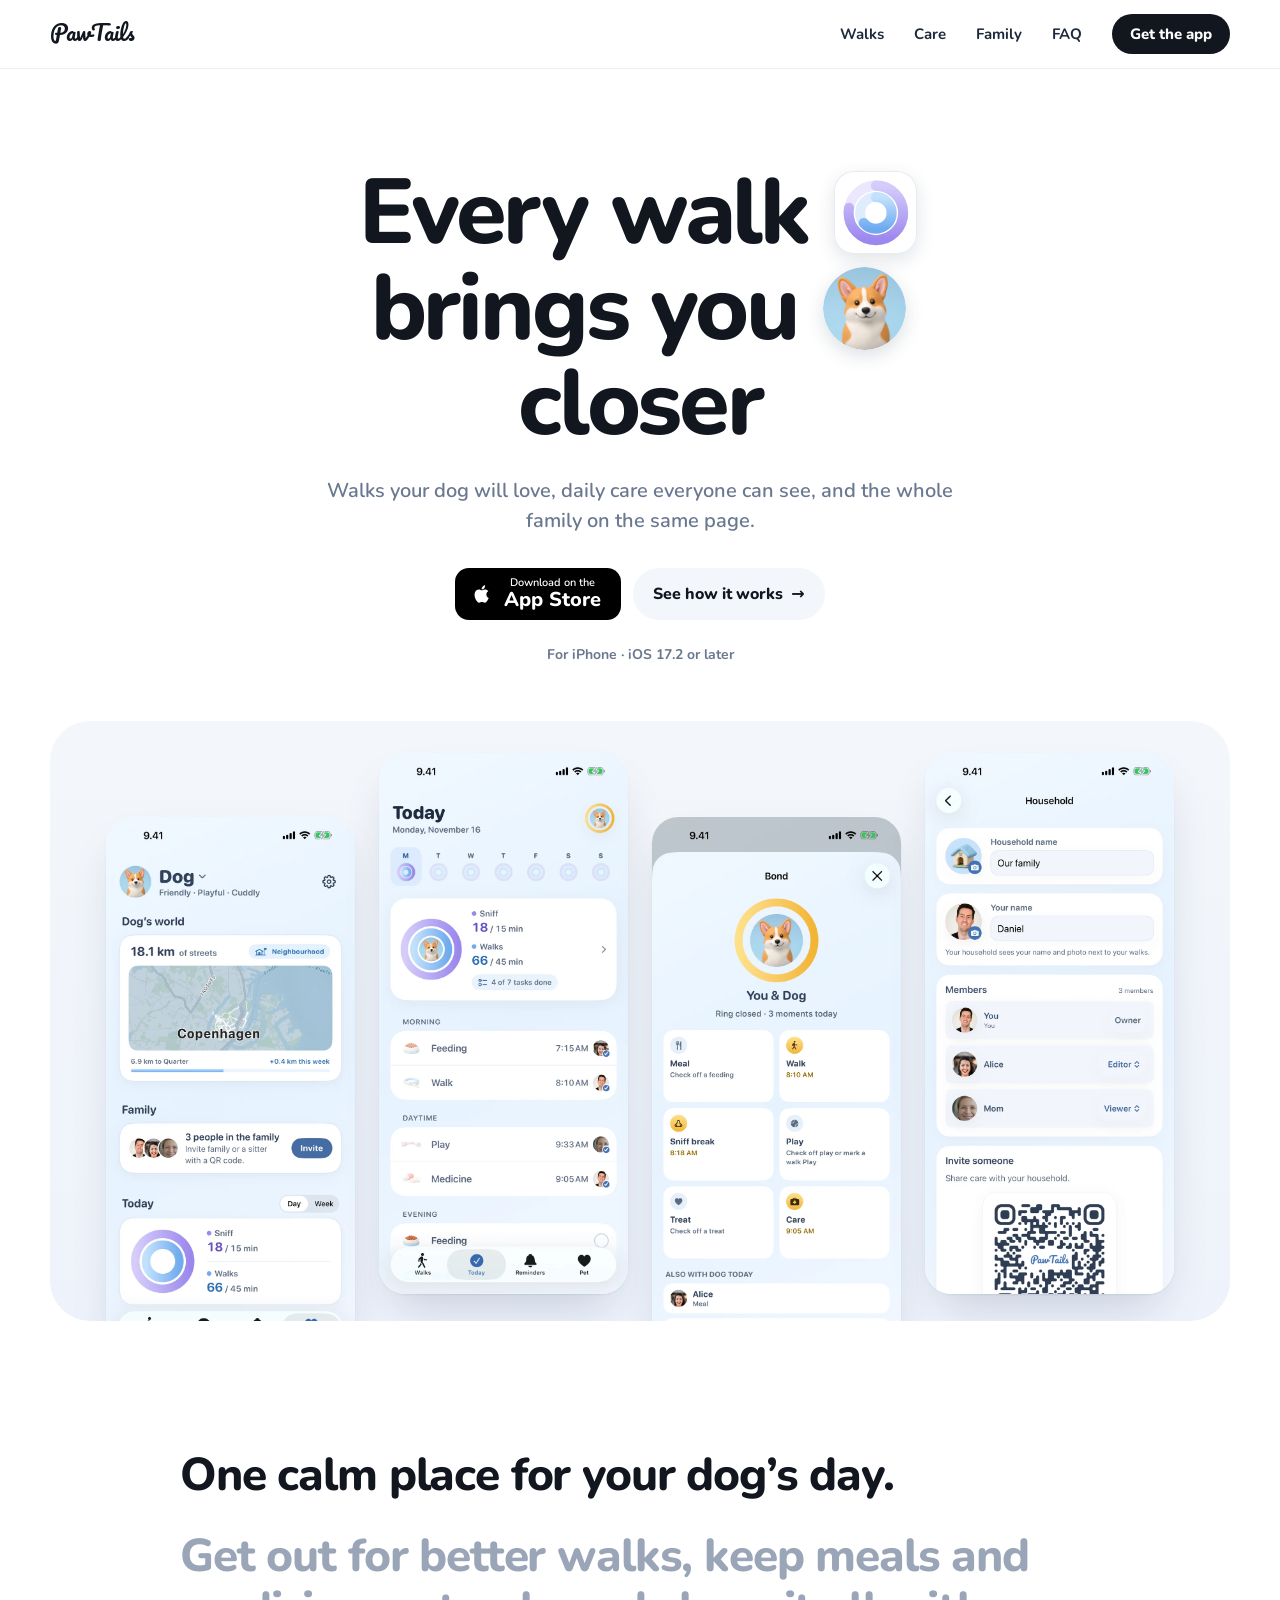
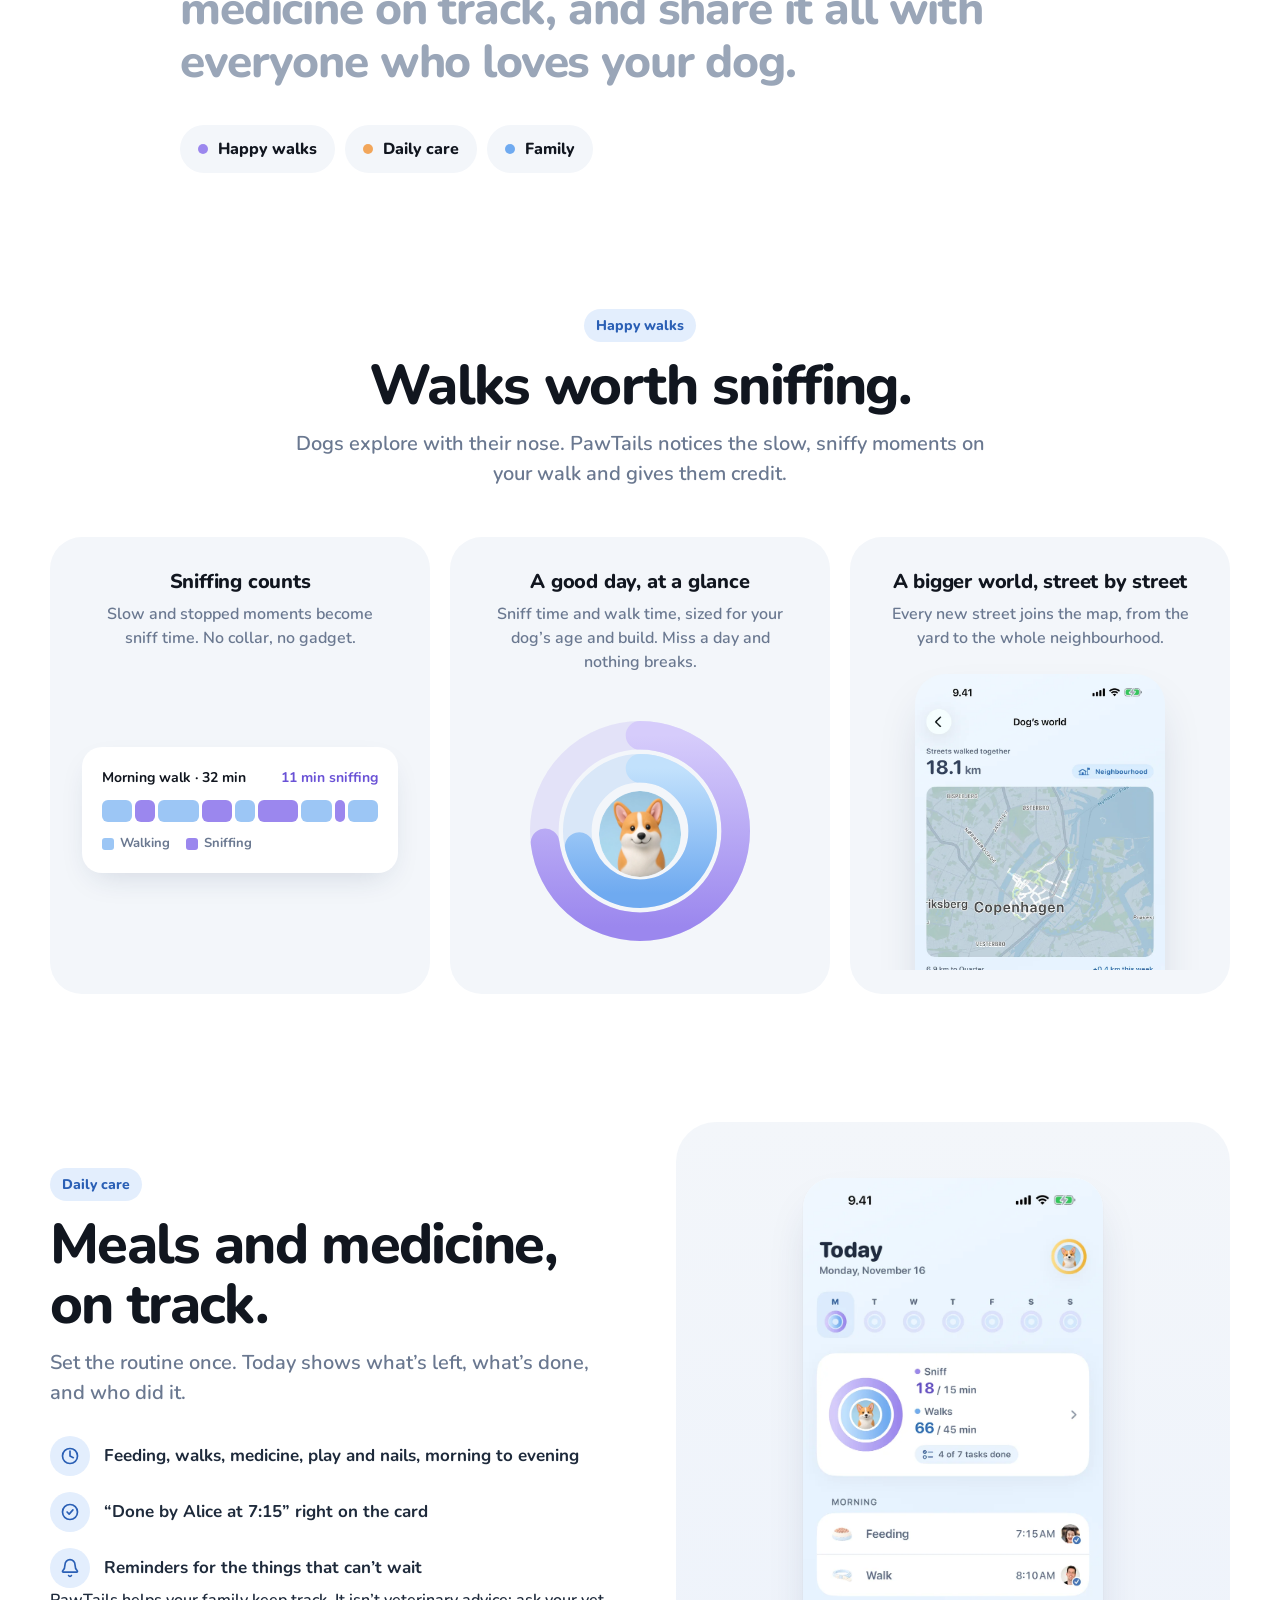
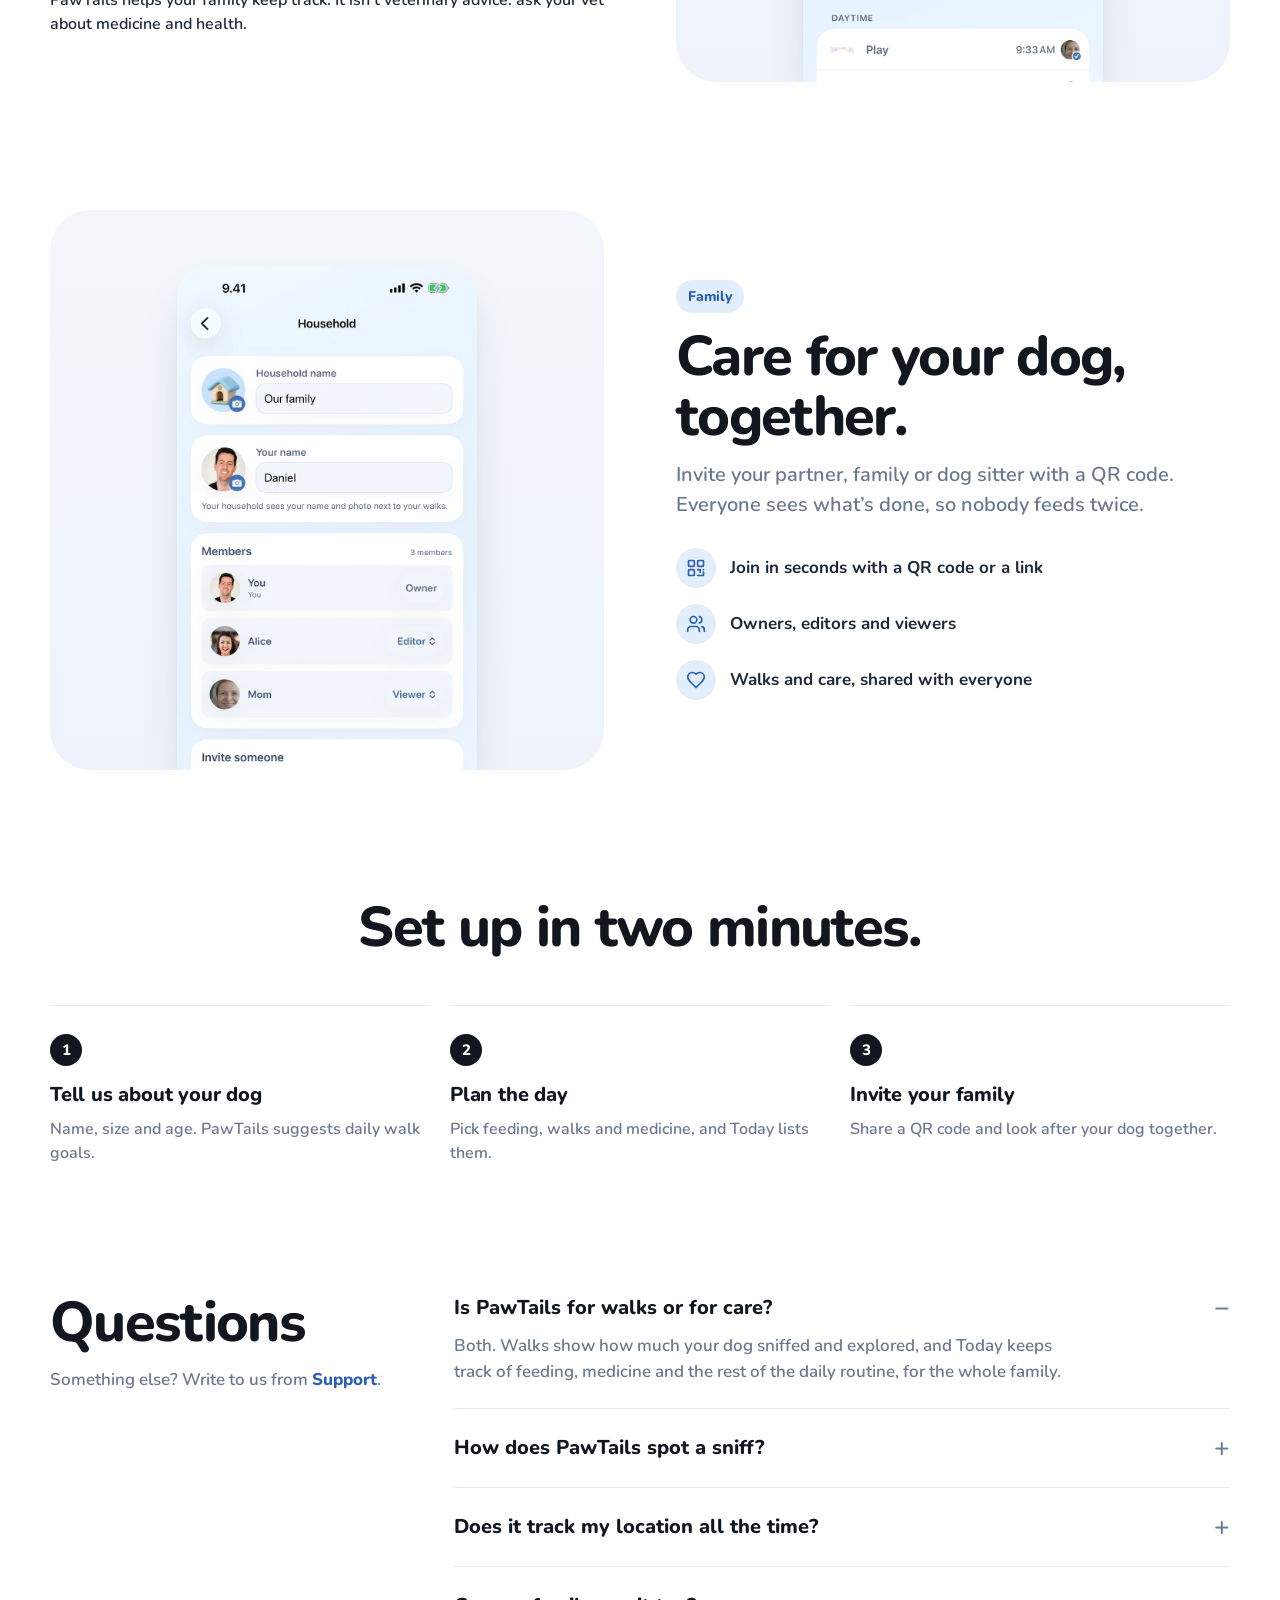
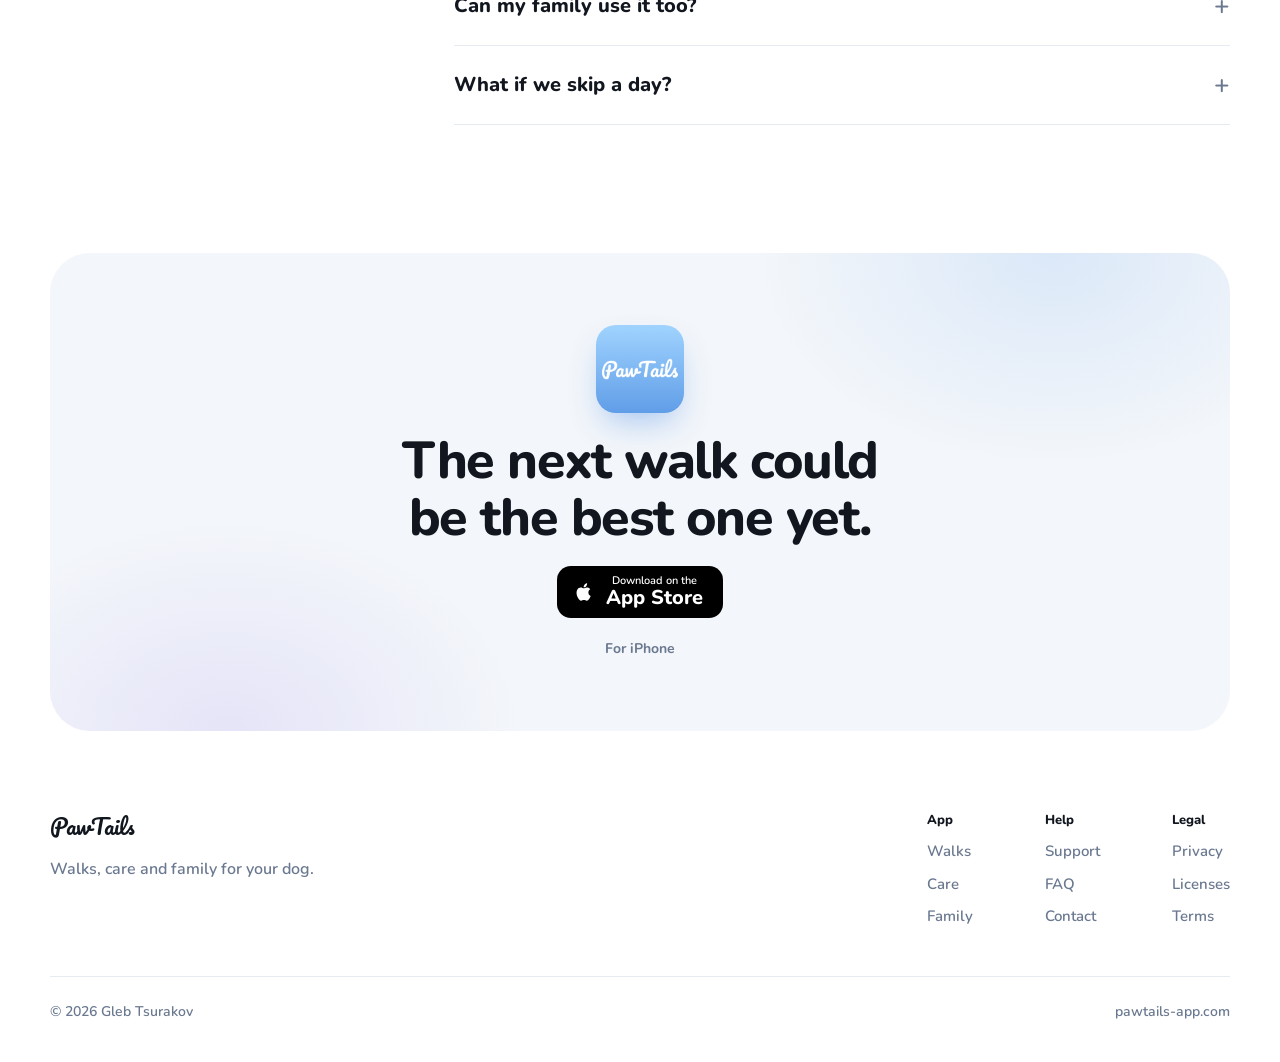
<file: index.html>
<!doctype html>
<html lang="en">
<head>
  <meta charset="UTF-8" />
  <meta name="viewport" content="width=device-width, initial-scale=1.0" />
  <title>PawTails · Every walk brings you closer</title>
  <meta name="description" content="PawTails is a calm iPhone app for families with a dog: walks your dog will love, daily care everyone can see, and everyone on the same page." />
  <meta property="og:title" content="PawTails · Every walk brings you closer" />
  <meta property="og:description" content="Walks your dog will love, daily care everyone can see, and the whole family on the same page." />
  <meta property="og:image" content="https://pawtails-app.com/img/screen-today.webp" />
  <meta name="theme-color" content="#FFFFFF" />
  <link rel="icon" type="image/png" href="/favicon.png?v=2" />
  <link rel="apple-touch-icon" href="/apple-touch-icon.png?v=2" />
  <link rel="preconnect" href="https://fonts.googleapis.com" />
  <link rel="preconnect" href="https://fonts.gstatic.com" crossorigin />
  <link href="https://fonts.googleapis.com/css2?family=Nunito:wght@500;600;700;800;900&family=Pacifico&display=swap" rel="stylesheet" />
  <link rel="stylesheet" href="/site.css?v=20261103a" />
</head>
<body>
  <svg width="0" height="0" style="position:absolute" aria-hidden="true">
    <defs>
      <linearGradient id="g-sniff" x1="0" y1="0" x2="1" y2="0">
        <stop offset="0" stop-color="#9B87EE" /><stop offset="1" stop-color="#D6CCFB" />
      </linearGradient>
      <linearGradient id="g-walk" x1="0" y1="0" x2="1" y2="0">
        <stop offset="0" stop-color="#6FAAF0" /><stop offset="1" stop-color="#C2E1FC" />
      </linearGradient>
    </defs>
  </svg>

  <header class="topbar">
    <nav class="nav wrap" aria-label="Main">
      <a class="wordmark" href="/">PawTails</a>
      <div class="nav-links">
        <a href="#walks">Walks</a>
        <a href="#care">Care</a>
        <a href="#family">Family</a>
        <a href="#faq">FAQ</a>
        <a class="btn-small" href="https://apps.apple.com/app/id6829674144">Get the app</a>
      </div>
    </nav>
  </header>

  <main>
    <section class="hero wrap">
      <h1>
        Every walk
        <span class="inline-icon icon-rings" aria-hidden="true"><svg viewBox="0 0 100 100"><circle class="track sniff" cx="50" cy="50" r="38" /><circle class="fill sniff" cx="50" cy="50" r="38" pathLength="100" style="--v:78" /><circle class="track walk" cx="50" cy="50" r="22" /><circle class="fill walk" cx="50" cy="50" r="22" pathLength="100" style="--v:64" /></svg></span>
        brings you
        <img class="inline-icon icon-dog" src="/img/dog.webp?v=6" alt="" />
        closer
      </h1>
      <p class="lede">Walks your dog will love, daily care everyone can see, and the whole family on the same page.</p>
      <div class="cta-row">
        <a class="store-badge" href="https://apps.apple.com/app/id6829674144" aria-label="Download PawTails on the App Store">
          <svg viewBox="0 0 24 24" aria-hidden="true"><path fill="currentColor" d="M16.37 12.6c-.02-2.2 1.8-3.26 1.88-3.31-1.03-1.5-2.62-1.7-3.18-1.73-1.35-.14-2.64.8-3.33.8-.69 0-1.74-.78-2.87-.76-1.47.02-2.83.86-3.59 2.18-1.53 2.66-.39 6.6 1.1 8.76.73 1.06 1.6 2.24 2.73 2.2 1.1-.04 1.51-.71 2.84-.71 1.32 0 1.7.71 2.86.69 1.18-.02 1.93-1.07 2.65-2.13.84-1.22 1.18-2.41 1.2-2.47-.03-.01-2.3-.88-2.32-3.5zM14.2 6.13c.6-.73 1.01-1.75.9-2.76-.87.04-1.92.58-2.54 1.31-.56.65-1.05 1.69-.92 2.68.97.08 1.96-.49 2.56-1.23z" /></svg>
          <span><small>Download on the</small>App Store</span>
        </a>
        <a class="btn-ghost" href="#walks">See how it works <span aria-hidden="true">→</span></a>
      </div>
      <p class="cta-note">For iPhone · iOS 17.2 or later</p>
    </section>

    <section class="wrap" aria-label="App screens">
      <div class="showcase">
        <figure class="shot"><img src="/img/screen-pet.webp?v=7" alt="Pet screen with the dog’s world map, family and today’s rings" width="390" height="847" /></figure>
        <figure class="shot shot-raised"><img src="/img/screen-today.webp?v=7" alt="Today: sniff and walk rings and the day’s care, each with who did it" width="390" height="847" /></figure>
        <figure class="shot"><img src="/img/screen-bond.webp?v=7" alt="Bond ring closed: three moments with your dog today" width="390" height="847" loading="lazy" /></figure>
        <figure class="shot shot-raised"><img src="/img/screen-household.webp?v=7" alt="Household screen with members and an invite QR code" width="390" height="847" loading="lazy" /></figure>
      </div>
    </section>

    <section class="statement wrap">
      <p>One calm place for your dog’s day.</p>
      <p class="soft">Get out for better walks, keep meals and medicine on track, and share it all with everyone who loves your dog.</p>
      <ol class="values" aria-label="What PawTails helps with">
        <li><a href="#walks"><span class="value-dot sniff" aria-hidden="true"></span>Happy walks</a></li>
        <li><a href="#care"><span class="value-dot care" aria-hidden="true"></span>Daily care</a></li>
        <li><a href="#family"><span class="value-dot family" aria-hidden="true"></span>Family</a></li>
      </ol>
    </section>

    <section class="features wrap" id="walks">
      <header class="section-head">
        <p class="eyebrow">Happy walks</p>
        <h2 class="section-title">Walks worth sniffing.</h2>
        <p class="section-lede">Dogs explore with their nose. PawTails notices the slow, sniffy moments on your walk and gives them credit.</p>
      </header>
      <div class="grid">
        <article class="tile">
          <header><h3>Sniffing counts</h3><p>Slow and stopped moments become sniff time. No collar, no gadget.</p></header>
          <div class="tile-visual">
            <div class="timeline" aria-label="Example walk: 32 minutes, 11 of them sniffing">
              <div class="timeline-head"><b>Morning walk · 32 min</b><b class="ink-sniff">11 min sniffing</b></div>
              <div class="bar" aria-hidden="true"><i style="--w:3"></i><i class="s" style="--w:2"></i><i style="--w:4"></i><i class="s" style="--w:3"></i><i style="--w:2"></i><i class="s" style="--w:4"></i><i style="--w:3"></i><i class="s" style="--w:1"></i><i style="--w:3"></i></div>
              <div class="key"><span><i class="sw walk"></i>Walking</span><span><i class="sw sniff"></i>Sniffing</span></div>
            </div>
          </div>
        </article>

        <article class="tile">
          <header><h3>A good day, at a glance</h3><p>Sniff time and walk time, sized for your dog’s age and build. Miss a day and nothing breaks.</p></header>
          <div class="tile-visual">
            <div class="rings" style="--sniff:73;--walk:71" role="img" aria-label="Sniff 11 of 15 minutes, walks 32 of 45 minutes">
              <svg viewBox="0 0 100 100"><circle class="track sniff" cx="50" cy="50" r="43.5" /><circle class="fill sniff" cx="50" cy="50" r="43.5" pathLength="100" /><circle class="track walk" cx="50" cy="50" r="28.5" /><circle class="fill walk" cx="50" cy="50" r="28.5" pathLength="100" /></svg>
              <img src="/img/dog.webp?v=6" alt="" loading="lazy" />
            </div>
          </div>
        </article>

        <article class="tile">
          <header><h3>A bigger world, street by street</h3><p>Every new street joins the map, from the yard to the whole neighbourhood.</p></header>
          <div class="tile-visual peek"><img src="/img/screen-world.webp?v=7" alt="" loading="lazy" /></div>
        </article>
      </div>
    </section>

    <section class="split wrap" id="care">
      <div class="split-copy">
        <p class="eyebrow">Daily care</p>
        <h2 class="section-title left">Meals and medicine, on track.</h2>
        <p class="section-lede left">Set the routine once. Today shows what’s left, what’s done, and who did it.</p>
        <ul class="points">
          <li><span class="badge"><svg viewBox="0 0 24 24"><path d="M12 6v6l4 2"/><circle cx="12" cy="12" r="9"/></svg></span>Feeding, walks, medicine, play and nails, morning to evening</li>
          <li><span class="badge"><svg viewBox="0 0 24 24"><circle cx="12" cy="12" r="9"/><path d="m8.5 12 2.5 2.5 4.5-5"/></svg></span>“Done by Alice at 7:15” right on the card</li>
          <li><span class="badge"><svg viewBox="0 0 24 24"><path d="M10.3 21a1.9 1.9 0 0 0 3.4 0M3.3 15.3A1 1 0 0 0 4 17h16a1 1 0 0 0 .7-1.7C19.4 14 18 12.5 18 8A6 6 0 0 0 6 8c0 4.5-1.4 6-2.7 7.3"/></svg></span>Reminders for the things that can’t wait</li>
        </ul>
        <p class="soft">PawTails helps your family keep track. It isn’t veterinary advice: ask your vet about medicine and health.</p>
      </div>
      <div class="split-visual">
        <figure class="shot"><img src="/img/screen-today.webp?v=7" alt="" width="390" height="847" loading="lazy" /></figure>
      </div>
    </section>

    <section class="split split-reverse wrap" id="family">
      <div class="split-copy">
        <p class="eyebrow">Family</p>
        <h2 class="section-title left">Care for your dog, together.</h2>
        <p class="section-lede left">Invite your partner, family or dog sitter with a QR code. Everyone sees what’s done, so nobody feeds twice.</p>
        <ul class="points">
          <li><span class="badge"><svg viewBox="0 0 24 24"><rect x="3" y="3" width="7" height="7" rx="1"/><rect x="14" y="3" width="7" height="7" rx="1"/><rect x="3" y="14" width="7" height="7" rx="1"/><path d="M14 14h3v3M21 14v.01M14 21h7v-4"/></svg></span>Join in seconds with a QR code or a link</li>
          <li><span class="badge"><svg viewBox="0 0 24 24"><path d="M16 21v-2a4 4 0 0 0-4-4H6a4 4 0 0 0-4 4v2"/><circle cx="9" cy="7" r="4"/><path d="M22 21v-2a4 4 0 0 0-3-3.87M16 3.13a4 4 0 0 1 0 7.75"/></svg></span>Owners, editors and viewers</li>
          <li><span class="badge"><svg viewBox="0 0 24 24"><path d="M19 14c1.5-1.5 3-3.2 3-5.5A5.5 5.5 0 0 0 16.5 3c-1.8 0-3 .5-4.5 2-1.5-1.5-2.7-2-4.5-2A5.5 5.5 0 0 0 2 8.5c0 2.3 1.5 4 3 5.5l7 7Z"/></svg></span>Walks and care, shared with everyone</li>
        </ul>
      </div>
      <div class="split-visual">
        <figure class="shot"><img src="/img/screen-household.webp?v=7" alt="" width="390" height="847" loading="lazy" /></figure>
      </div>
    </section>

    <section class="steps wrap">
      <h2 class="section-title">Set up in two minutes.</h2>
      <ol class="step-list">
        <li><span class="num">1</span><h3>Tell us about your dog</h3><p>Name, size and age. PawTails suggests daily walk goals.</p></li>
        <li><span class="num">2</span><h3>Plan the day</h3><p>Pick feeding, walks and medicine, and Today lists them.</p></li>
        <li><span class="num">3</span><h3>Invite your family</h3><p>Share a QR code and look after your dog together.</p></li>
      </ol>
    </section>

    <section class="faq wrap" id="faq">
      <div>
        <h2 class="section-title left">Questions</h2>
        <p class="muted">Something else? Write to us from <a href="/about/">Support</a>.</p>
      </div>
      <div class="faq-list">
        <details open>
          <summary>Is PawTails for walks or for care?</summary>
          <p>Both. Walks show how much your dog sniffed and explored, and Today keeps track of feeding, medicine and the rest of the daily routine, for the whole family.</p>
        </details>
        <details>
          <summary>How does PawTails spot a sniff?</summary>
          <p>It looks at slow and stopped moments on your walk and counts them as sniff time. It’s an estimate, no collar or gadget needed.</p>
        </details>
        <details>
          <summary>Does it track my location all the time?</summary>
          <p>Routes are recorded only during a walk you start. If you turn on walk suggestions, PawTails also notices when you leave home. You can turn that off any time.</p>
        </details>
        <details>
          <summary>Can my family use it too?</summary>
          <p>Yes. Invite them with a QR code or a link, and you all share the same dog, care list and walks.</p>
        </details>
        <details>
          <summary>What if we skip a day?</summary>
          <p>Nothing breaks. There are no streaks, and every day starts fresh.</p>
        </details>
      </div>
    </section>

    <section class="wrap">
      <div class="cta">
        <img class="cta-icon" src="/pawtails-icon.png" alt="" width="96" height="96" loading="lazy" />
        <h2>The next walk could be the best one yet.</h2>
        <a class="store-badge" href="https://apps.apple.com/app/id6829674144" aria-label="Download PawTails on the App Store">
          <svg viewBox="0 0 24 24" aria-hidden="true"><path fill="currentColor" d="M16.37 12.6c-.02-2.2 1.8-3.26 1.88-3.31-1.03-1.5-2.62-1.7-3.18-1.73-1.35-.14-2.64.8-3.33.8-.69 0-1.74-.78-2.87-.76-1.47.02-2.83.86-3.59 2.18-1.53 2.66-.39 6.6 1.1 8.76.73 1.06 1.6 2.24 2.73 2.2 1.1-.04 1.51-.71 2.84-.71 1.32 0 1.7.71 2.86.69 1.18-.02 1.93-1.07 2.65-2.13.84-1.22 1.18-2.41 1.2-2.47-.03-.01-2.3-.88-2.32-3.5zM14.2 6.13c.6-.73 1.01-1.75.9-2.76-.87.04-1.92.58-2.54 1.31-.56.65-1.05 1.69-.92 2.68.97.08 1.96-.49 2.56-1.23z" /></svg>
          <span><small>Download on the</small>App Store</span>
        </a>
        <p class="cta-note">For iPhone</p>
      </div>
    </section>
  </main>

  <footer class="footer">
    <div class="wrap">
      <div class="footer-top">
        <div>
          <a class="wordmark" href="/">PawTails</a>
          <p class="muted">Walks, care and family for your dog.</p>
        </div>
        <div class="footer-cols">
          <div><h4>App</h4><a href="#walks">Walks</a><a href="#care">Care</a><a href="#family">Family</a></div>
          <div><h4>Help</h4><a href="/about/">Support</a><a href="#faq">FAQ</a><a href="mailto:pawtails@proton.me">Contact</a></div>
          <div><h4>Legal</h4><a href="/privacy/">Privacy</a><a href="/licenses/">Licenses</a><a href="https://www.apple.com/legal/internet-services/itunes/dev/stdeula/">Terms</a></div>
        </div>
      </div>
      <div class="footer-bottom"><span>© 2026 Gleb Tsurakov</span><span>pawtails-app.com</span></div>
    </div>
  </footer>
</body>
</html>
</file>
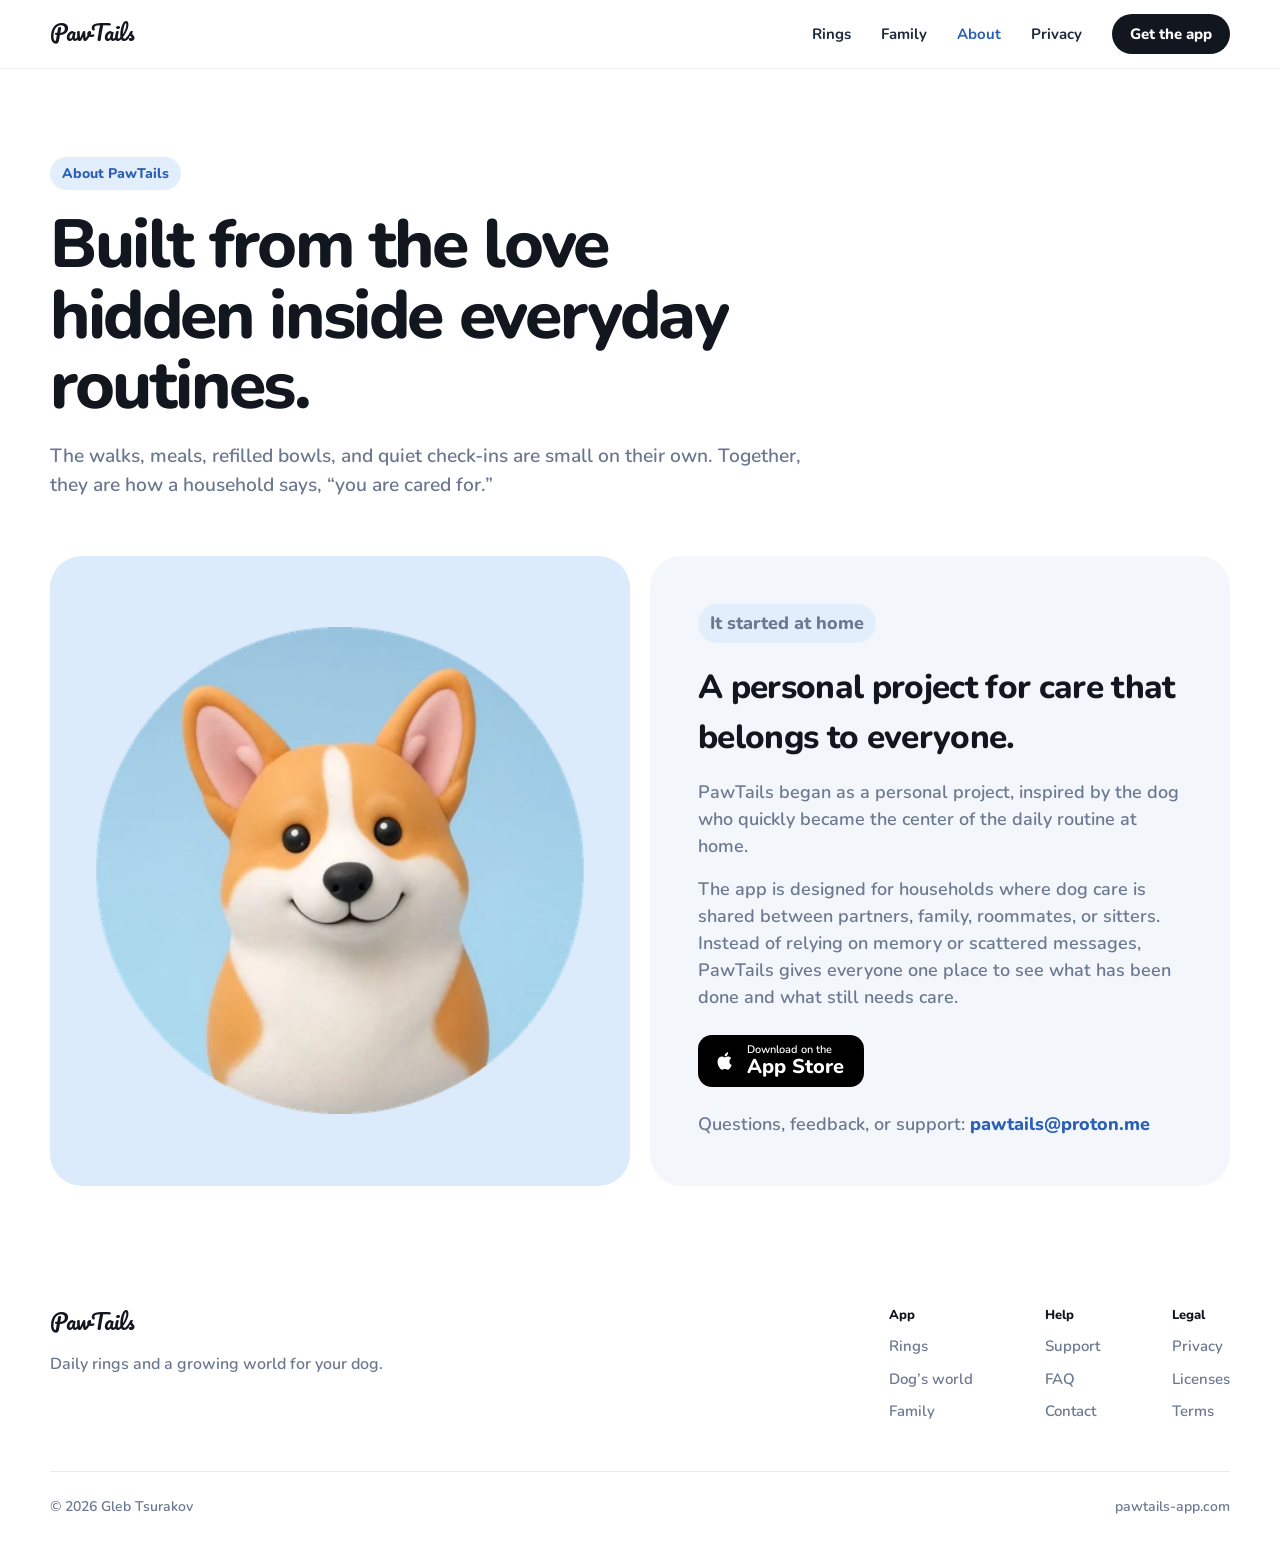
<file: about/index.html>
<!doctype html>
<html lang="en">
<head>
  <meta charset="UTF-8" />
  <meta name="viewport" content="width=device-width, initial-scale=1.0" />
  <meta name="description" content="Learn about PawTails, a dog-care coordination app inspired by real household routines." />
  <title>PawTails | About</title>
  <meta name="theme-color" content="#FFFFFF" />
  <link rel="icon" type="image/png" href="/favicon.png?v=2" />
  <link rel="apple-touch-icon" href="/apple-touch-icon.png?v=2" />
  <link rel="preconnect" href="https://fonts.googleapis.com" />
  <link rel="preconnect" href="https://fonts.gstatic.com" crossorigin />
  <link href="https://fonts.googleapis.com/css2?family=Nunito:wght@500;600;700;800&family=Pacifico&display=swap" rel="stylesheet" />
  <link rel="stylesheet" href="/site.css?v=20261116a" />
</head>
<body class="doc-page about-page">
  <header class="topbar">
    <nav class="nav wrap" aria-label="Main">
      <a class="wordmark" href="/">PawTails</a>
      <div class="nav-links">
        <a href="/#rings">Rings</a>
        <a href="/#family">Family</a>
        <a href="/about/" aria-current="page">About</a>
        <a href="/privacy/">Privacy</a>
        <a class="btn-small" href="https://apps.apple.com/app/id6829674144">Get the app</a>
      </div>
    </nav>
  </header>

  <main class="content-page wrap">
    <section class="page-hero">
      <p class="eyebrow">About PawTails</p>
      <h1>Built from the love hidden inside everyday routines.</h1>
      <p class="page-lead">The walks, meals, refilled bowls, and quiet check-ins are small on their own. Together, they are how a household says, “you are cared for.”</p>
    </section>

    <section class="about-layout">
      <img src="/img/dog.webp?v=6" alt="" class="about-photo is-avatar" width="400" height="400" />
      <div class="content-panel">
        <p class="eyebrow">It started at home</p>
        <h2>A personal project for care that belongs to everyone.</h2>
        <p>
          PawTails began as a personal project, inspired by the dog who quickly became the center
          of the daily routine at home.
        </p>
        <p>
          The app is designed for households where dog care is shared between partners, family, roommates,
          or sitters. Instead of relying on memory or scattered messages, PawTails gives everyone one place
          to see what has been done and what still needs care.
        </p>
        <a class="store-badge" href="https://apps.apple.com/app/id6829674144" aria-label="Download PawTails on the App Store">
          <svg viewBox="0 0 24 24" aria-hidden="true"><path fill="currentColor" d="M16.37 12.6c-.02-2.2 1.8-3.26 1.88-3.31-1.03-1.5-2.62-1.7-3.18-1.73-1.35-.14-2.64.8-3.33.8-.69 0-1.74-.78-2.87-.76-1.47.02-2.83.86-3.59 2.18-1.53 2.66-.39 6.6 1.1 8.76.73 1.06 1.6 2.24 2.73 2.2 1.1-.04 1.51-.71 2.84-.71 1.32 0 1.7.71 2.86.69 1.18-.02 1.93-1.07 2.65-2.13.84-1.22 1.18-2.41 1.2-2.47-.03-.01-2.3-.88-2.32-3.5zM14.2 6.13c.6-.73 1.01-1.75.9-2.76-.87.04-1.92.58-2.54 1.31-.56.65-1.05 1.69-.92 2.68.97.08 1.96-.49 2.56-1.23z"/></svg>
          <span><small>Download on the</small>App Store</span>
        </a>
        <p>
          Questions, feedback, or support:
          <a href="mailto:pawtails@proton.me">pawtails@proton.me</a>
        </p>
      </div>
    </section>
  </main>

  <footer class="footer">
    <div class="wrap">
      <div class="footer-top">
        <div>
          <a class="wordmark" href="/">PawTails</a>
          <p class="muted">Daily rings and a growing world for your dog.</p>
        </div>
        <div class="footer-cols">
          <div><h4>App</h4><a href="/#rings">Rings</a><a href="/#world">Dog’s world</a><a href="/#family">Family</a></div>
          <div><h4>Help</h4><a href="/about/">Support</a><a href="/#faq">FAQ</a><a href="mailto:pawtails@proton.me">Contact</a></div>
          <div><h4>Legal</h4><a href="/privacy/">Privacy</a><a href="/licenses/">Licenses</a><a href="https://www.apple.com/legal/internet-services/itunes/dev/stdeula/">Terms</a></div>
        </div>
      </div>
      <div class="footer-bottom"><span>© 2026 Gleb Tsurakov</span><span>pawtails-app.com</span></div>
    </div>
  </footer>
</body>
</html>
</file>
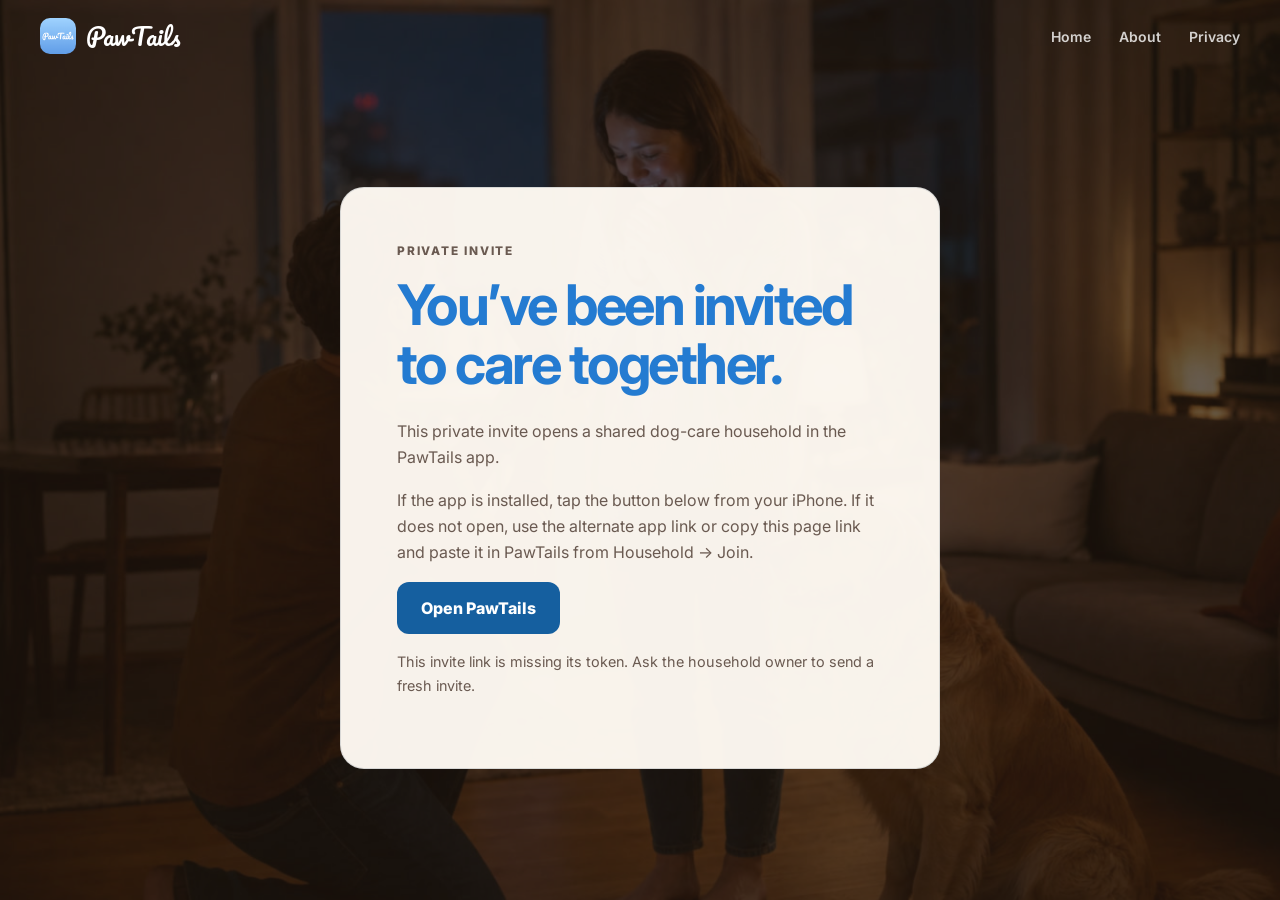
<file: j/index.html>
<!doctype html>
<html lang="en">
<head>
  <meta charset="UTF-8" />
  <meta name="viewport" content="width=device-width, initial-scale=1.0" />
  <link rel="icon" type="image/png" href="/favicon.png?v=2" />
  <link rel="apple-touch-icon" href="/apple-touch-icon.png?v=2" />
  <title>PawTails Invite</title>
  <link rel="preconnect" href="https://fonts.googleapis.com" />
  <link rel="preconnect" href="https://fonts.gstatic.com" crossorigin />
  <link href="https://fonts.googleapis.com/css2?family=Pacifico&family=Inter:wght@400;500;600;700;800&display=swap" rel="stylesheet" />
  <link rel="stylesheet" href="/styles.css?v=20260714d" />
</head>
<body class="invite-page">
  <header class="site-header">
    <a class="brand-lockup" href="/" aria-label="PawTails home">
      <img src="/pawtails-icon.png" alt="" class="brand-icon" />
      <span class="brand-word">PawTails</span>
    </a>
    <button class="menu-toggle" type="button" aria-expanded="false" aria-controls="main-nav" aria-label="Open navigation menu">
      <span class="menu-toggle-bar"></span>
      <span class="menu-toggle-bar"></span>
      <span class="menu-toggle-bar"></span>
    </button>
    <nav class="top-nav" id="main-nav" aria-label="Main navigation">
      <a href="/" class="nav-link">Home</a>
      <a href="/about/" class="nav-link">About</a>
      <a href="/privacy/" class="nav-link">Privacy</a>
    </nav>
  </header>

  <main class="invite-main">
    <picture class="invite-media" aria-hidden="true">
        <source media="(max-width: 700px)" type="image/webp" srcset="/assets/hero-mobile-v8.webp?v=20260715b" />
        <source media="(max-width: 700px)" srcset="/assets/hero-mobile-v8.jpg?v=20260715b" />
        <img src="/assets/hero-desktop-v8.jpg?v=20260715c" alt="" width="1672" height="941" fetchpriority="high" decoding="async" />
    </picture>
    <div class="invite-scrim" aria-hidden="true"></div>
    <section class="content-panel invite-card reveal">
      <p class="eyebrow">Private invite</p>
      <h1 class="content-title">You’ve been invited to care together.</h1>
      <p>This private invite opens a shared dog-care household in the PawTails app.</p>
      <p>If the app is installed, tap the button below from your iPhone. If it does not open, use the alternate app link or copy this page link and paste it in PawTails from Household → Join.</p>
      <p><a class="store-button invite-open-button" id="open-pawtails-invite" href="/">Open PawTails</a></p>
      <p><a class="small-note" id="alternate-pawtails-invite" href="/" hidden>Try alternate app link</a></p>
      <p class="small-note" id="invite-fallback">Copy this page link if the app does not open.</p>
    </section>
  </main>
  <script src="/invite.js"></script>
  <script src="/app.js"></script>
</body>
</html>
</file>
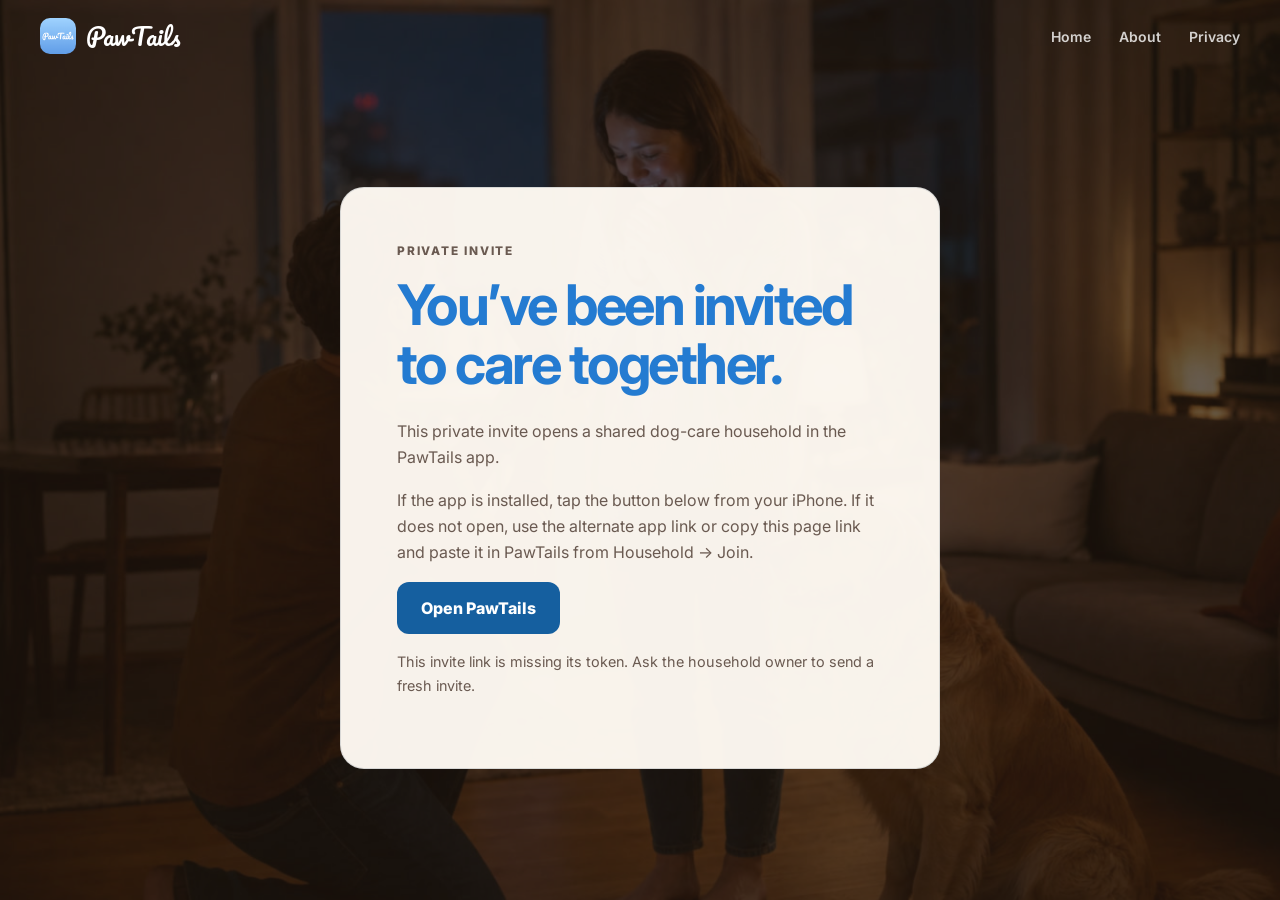
<file: join/index.html>
<!doctype html>
<html lang="en">
<head>
  <meta charset="UTF-8" />
  <meta name="viewport" content="width=device-width, initial-scale=1.0" />
  <link rel="icon" type="image/png" href="/favicon.png?v=2" />
  <link rel="apple-touch-icon" href="/apple-touch-icon.png?v=2" />
  <title>PawTails Invite</title>
  <link rel="preconnect" href="https://fonts.googleapis.com" />
  <link rel="preconnect" href="https://fonts.gstatic.com" crossorigin />
  <link href="https://fonts.googleapis.com/css2?family=Pacifico&family=Inter:wght@400;500;600;700;800&display=swap" rel="stylesheet" />
  <link rel="stylesheet" href="/styles.css?v=20260714d" />
</head>
<body class="redirect-page">
  <main class="redirect-card">
    <div class="brand-lockup" aria-label="PawTails">
      <img src="/pawtails-icon.png" alt="" class="brand-icon" />
      <span class="brand-word">PawTails</span>
    </div>
    <p>Taking you to your private PawTails invite…</p>
    <p><a class="store-button" href="/j">Open in PawTails</a></p>
  </main>
  <script src="/join-redirect.js"></script>
</body>
</html>
</file>
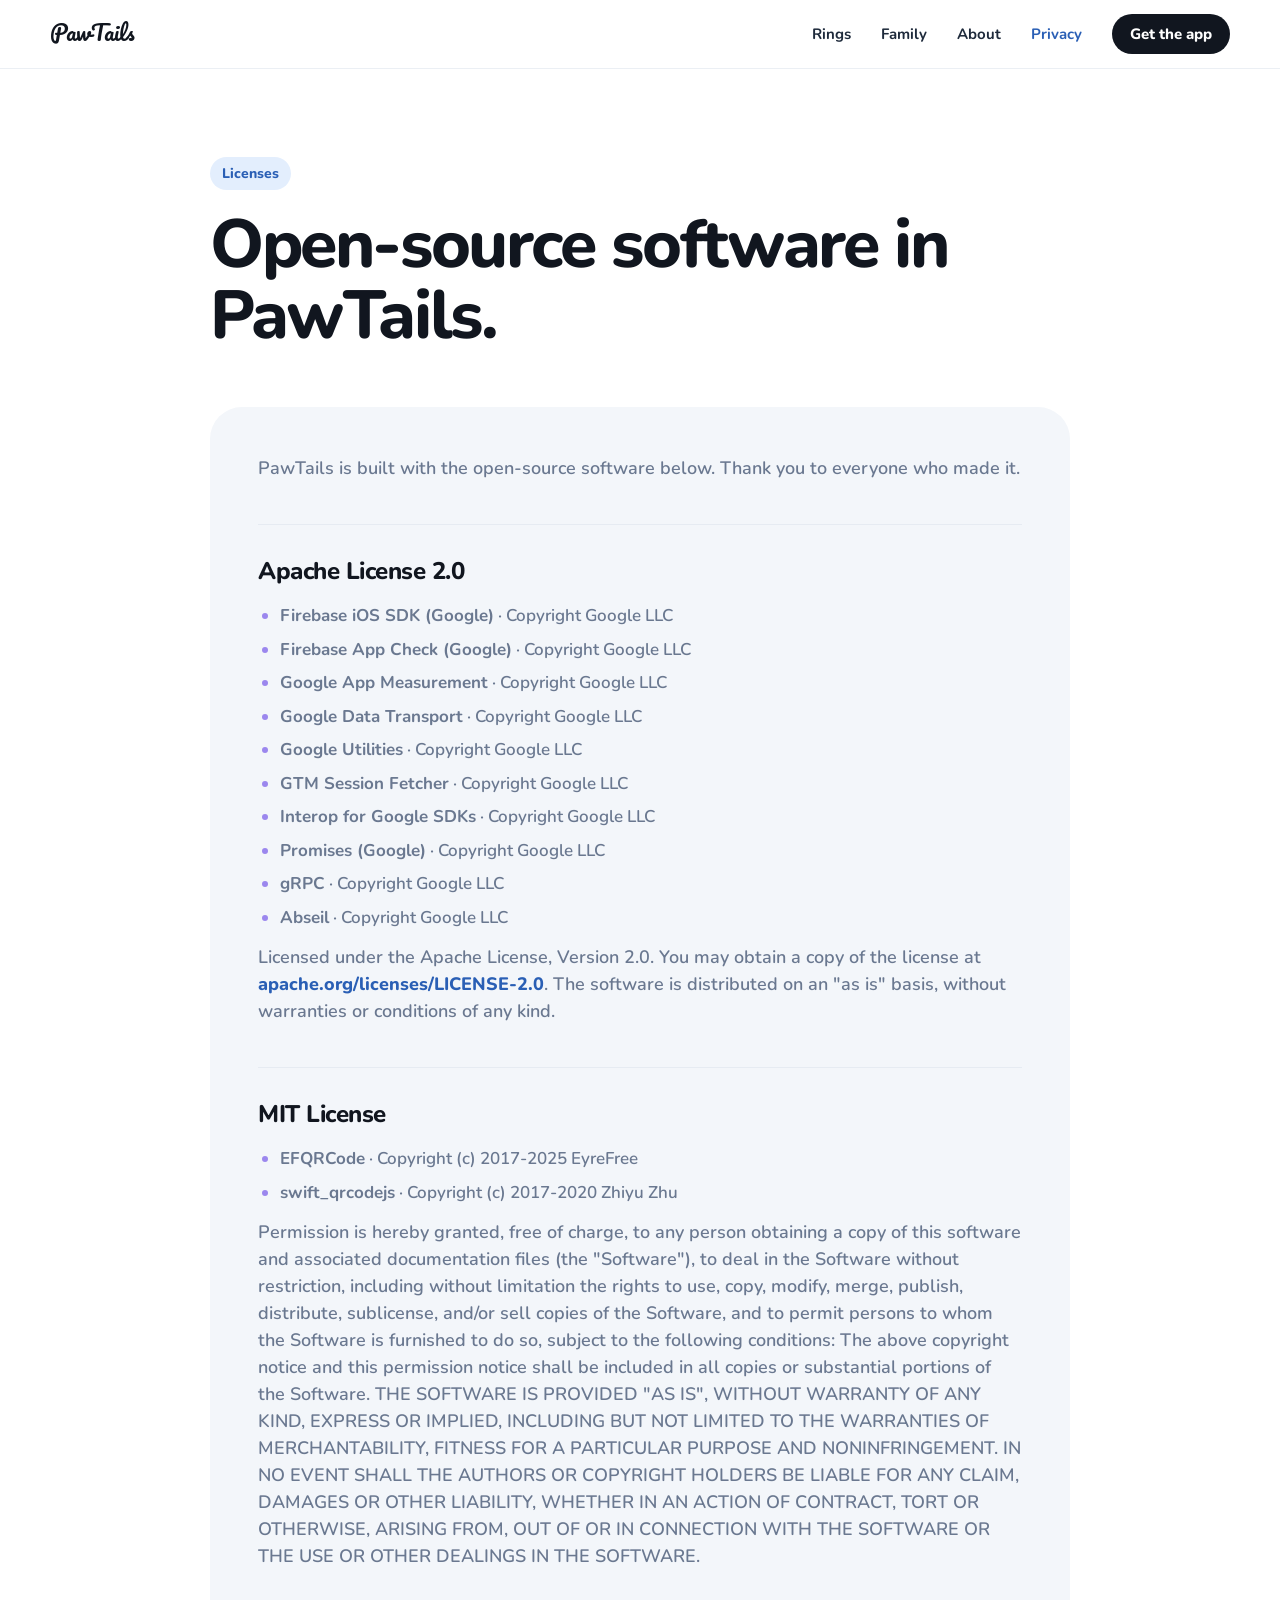
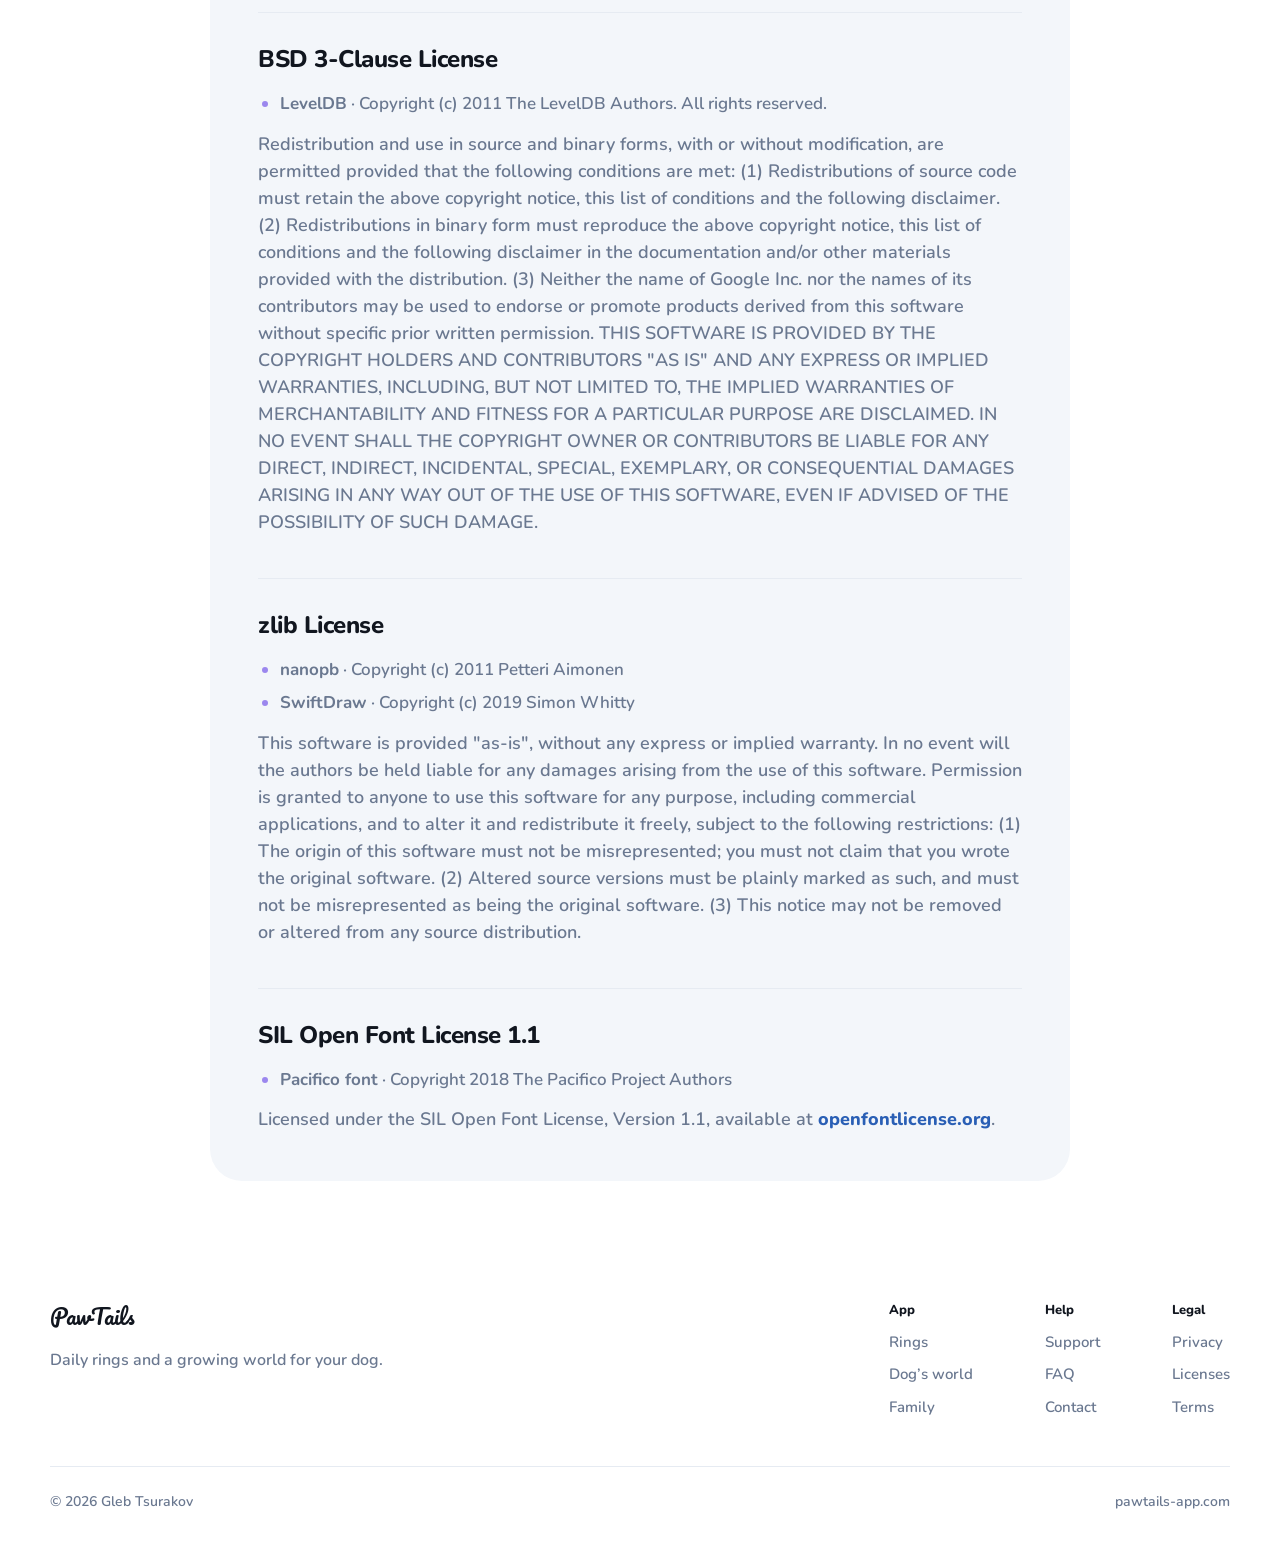
<file: licenses/index.html>
<!doctype html>
<html lang="en">
<head>
  <meta charset="UTF-8" />
  <meta name="viewport" content="width=device-width, initial-scale=1.0" />
  <meta name="description" content="Open-source software used in the PawTails app." />
  <title>PawTails | Licenses</title>
  <meta name="theme-color" content="#FFFFFF" />
  <link rel="icon" type="image/png" href="/favicon.png?v=2" />
  <link rel="apple-touch-icon" href="/apple-touch-icon.png?v=2" />
  <link rel="preconnect" href="https://fonts.googleapis.com" />
  <link rel="preconnect" href="https://fonts.gstatic.com" crossorigin />
  <link href="https://fonts.googleapis.com/css2?family=Nunito:wght@500;600;700;800&family=Pacifico&display=swap" rel="stylesheet" />
  <link rel="stylesheet" href="/site.css?v=20261103a" />
</head>
<body class="doc-page privacy-page">
  <header class="topbar">
    <nav class="nav wrap" aria-label="Main">
      <a class="wordmark" href="/">PawTails</a>
      <div class="nav-links">
        <a href="/#rings">Rings</a>
        <a href="/#family">Family</a>
        <a href="/about/">About</a>
        <a href="/privacy/" aria-current="page">Privacy</a>
        <a class="btn-small" href="https://apps.apple.com/app/id6829674144">Get the app</a>
      </div>
    </nav>
  </header>

  <main class="content-page wrap">
    <section class="page-hero">
      <p class="eyebrow">Licenses</p>
      <h1>Open-source software in PawTails.</h1>
    </section>
    <section class="content-panel policy-card">
      <p>PawTails is built with the open-source software below. Thank you to everyone who made it.</p>

      <h2 class="policy-heading">Apache License 2.0</h2>
      <ul class="policy-list">
        <li><strong>Firebase iOS SDK (Google)</strong> · Copyright Google LLC</li>
        <li><strong>Firebase App Check (Google)</strong> · Copyright Google LLC</li>
        <li><strong>Google App Measurement</strong> · Copyright Google LLC</li>
        <li><strong>Google Data Transport</strong> · Copyright Google LLC</li>
        <li><strong>Google Utilities</strong> · Copyright Google LLC</li>
        <li><strong>GTM Session Fetcher</strong> · Copyright Google LLC</li>
        <li><strong>Interop for Google SDKs</strong> · Copyright Google LLC</li>
        <li><strong>Promises (Google)</strong> · Copyright Google LLC</li>
        <li><strong>gRPC</strong> · Copyright Google LLC</li>
        <li><strong>Abseil</strong> · Copyright Google LLC</li>
      </ul>
      <p>Licensed under the Apache License, Version 2.0. You may obtain a copy of the license at <a href="https://www.apache.org/licenses/LICENSE-2.0">apache.org/licenses/LICENSE-2.0</a>. The software is distributed on an "as is" basis, without warranties or conditions of any kind.</p>

      <h2 class="policy-heading">MIT License</h2>
      <ul class="policy-list">
        <li><strong>EFQRCode</strong> · Copyright (c) 2017-2025 EyreFree</li>
        <li><strong>swift_qrcodejs</strong> · Copyright (c) 2017-2020 Zhiyu Zhu</li>
      </ul>
      <p>Permission is hereby granted, free of charge, to any person obtaining a copy of this software and associated documentation files (the "Software"), to deal in the Software without restriction, including without limitation the rights to use, copy, modify, merge, publish, distribute, sublicense, and/or sell copies of the Software, and to permit persons to whom the Software is furnished to do so, subject to the following conditions: The above copyright notice and this permission notice shall be included in all copies or substantial portions of the Software. THE SOFTWARE IS PROVIDED "AS IS", WITHOUT WARRANTY OF ANY KIND, EXPRESS OR IMPLIED, INCLUDING BUT NOT LIMITED TO THE WARRANTIES OF MERCHANTABILITY, FITNESS FOR A PARTICULAR PURPOSE AND NONINFRINGEMENT. IN NO EVENT SHALL THE AUTHORS OR COPYRIGHT HOLDERS BE LIABLE FOR ANY CLAIM, DAMAGES OR OTHER LIABILITY, WHETHER IN AN ACTION OF CONTRACT, TORT OR OTHERWISE, ARISING FROM, OUT OF OR IN CONNECTION WITH THE SOFTWARE OR THE USE OR OTHER DEALINGS IN THE SOFTWARE.</p>

      <h2 class="policy-heading">BSD 3-Clause License</h2>
      <ul class="policy-list">
        <li><strong>LevelDB</strong> · Copyright (c) 2011 The LevelDB Authors. All rights reserved.</li>
      </ul>
      <p>Redistribution and use in source and binary forms, with or without modification, are permitted provided that the following conditions are met: (1) Redistributions of source code must retain the above copyright notice, this list of conditions and the following disclaimer. (2) Redistributions in binary form must reproduce the above copyright notice, this list of conditions and the following disclaimer in the documentation and/or other materials provided with the distribution. (3) Neither the name of Google Inc. nor the names of its contributors may be used to endorse or promote products derived from this software without specific prior written permission. THIS SOFTWARE IS PROVIDED BY THE COPYRIGHT HOLDERS AND CONTRIBUTORS "AS IS" AND ANY EXPRESS OR IMPLIED WARRANTIES, INCLUDING, BUT NOT LIMITED TO, THE IMPLIED WARRANTIES OF MERCHANTABILITY AND FITNESS FOR A PARTICULAR PURPOSE ARE DISCLAIMED. IN NO EVENT SHALL THE COPYRIGHT OWNER OR CONTRIBUTORS BE LIABLE FOR ANY DIRECT, INDIRECT, INCIDENTAL, SPECIAL, EXEMPLARY, OR CONSEQUENTIAL DAMAGES ARISING IN ANY WAY OUT OF THE USE OF THIS SOFTWARE, EVEN IF ADVISED OF THE POSSIBILITY OF SUCH DAMAGE.</p>

      <h2 class="policy-heading">zlib License</h2>
      <ul class="policy-list">
        <li><strong>nanopb</strong> · Copyright (c) 2011 Petteri Aimonen</li>
        <li><strong>SwiftDraw</strong> · Copyright (c) 2019 Simon Whitty</li>
      </ul>
      <p>This software is provided "as-is", without any express or implied warranty. In no event will the authors be held liable for any damages arising from the use of this software. Permission is granted to anyone to use this software for any purpose, including commercial applications, and to alter it and redistribute it freely, subject to the following restrictions: (1) The origin of this software must not be misrepresented; you must not claim that you wrote the original software. (2) Altered source versions must be plainly marked as such, and must not be misrepresented as being the original software. (3) This notice may not be removed or altered from any source distribution.</p>

      <h2 class="policy-heading">SIL Open Font License 1.1</h2>
      <ul class="policy-list">
        <li><strong>Pacifico font</strong> · Copyright 2018 The Pacifico Project Authors</li>
      </ul>
      <p>Licensed under the SIL Open Font License, Version 1.1, available at <a href="https://openfontlicense.org">openfontlicense.org</a>.</p>
    </section>
  </main>

  <footer class="footer">
    <div class="wrap">
      <div class="footer-top">
        <div>
          <a class="wordmark" href="/">PawTails</a>
          <p class="muted">Daily rings and a growing world for your dog.</p>
        </div>
        <div class="footer-cols">
          <div><h4>App</h4><a href="/#rings">Rings</a><a href="/#world">Dog’s world</a><a href="/#family">Family</a></div>
          <div><h4>Help</h4><a href="/about/">Support</a><a href="/#faq">FAQ</a><a href="mailto:pawtails@proton.me">Contact</a></div>
          <div><h4>Legal</h4><a href="/privacy/">Privacy</a><a href="/licenses/">Licenses</a><a href="https://www.apple.com/legal/internet-services/itunes/dev/stdeula/">Terms</a></div>
        </div>
      </div>
      <div class="footer-bottom"><span>© 2026 Gleb Tsurakov</span><span>pawtails-app.com</span></div>
    </div>
  </footer>
</body>
</html>
</file>
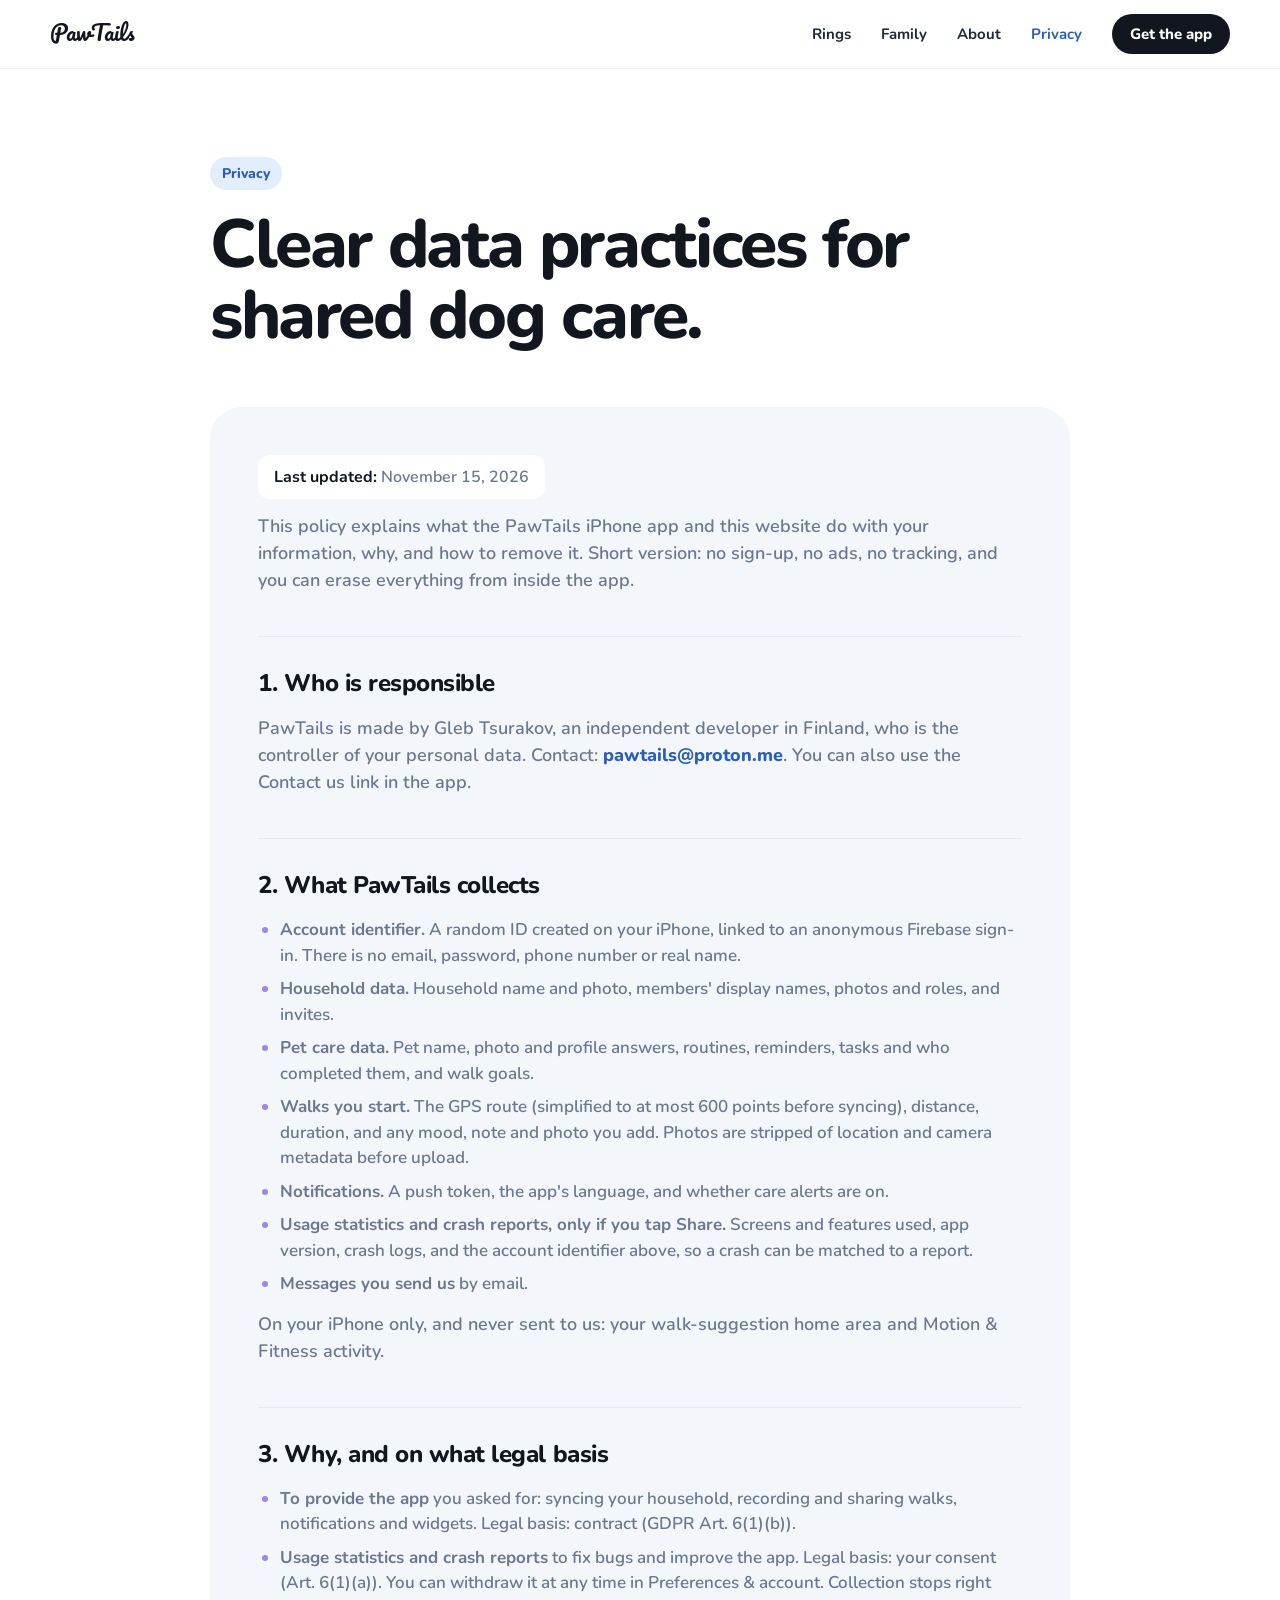
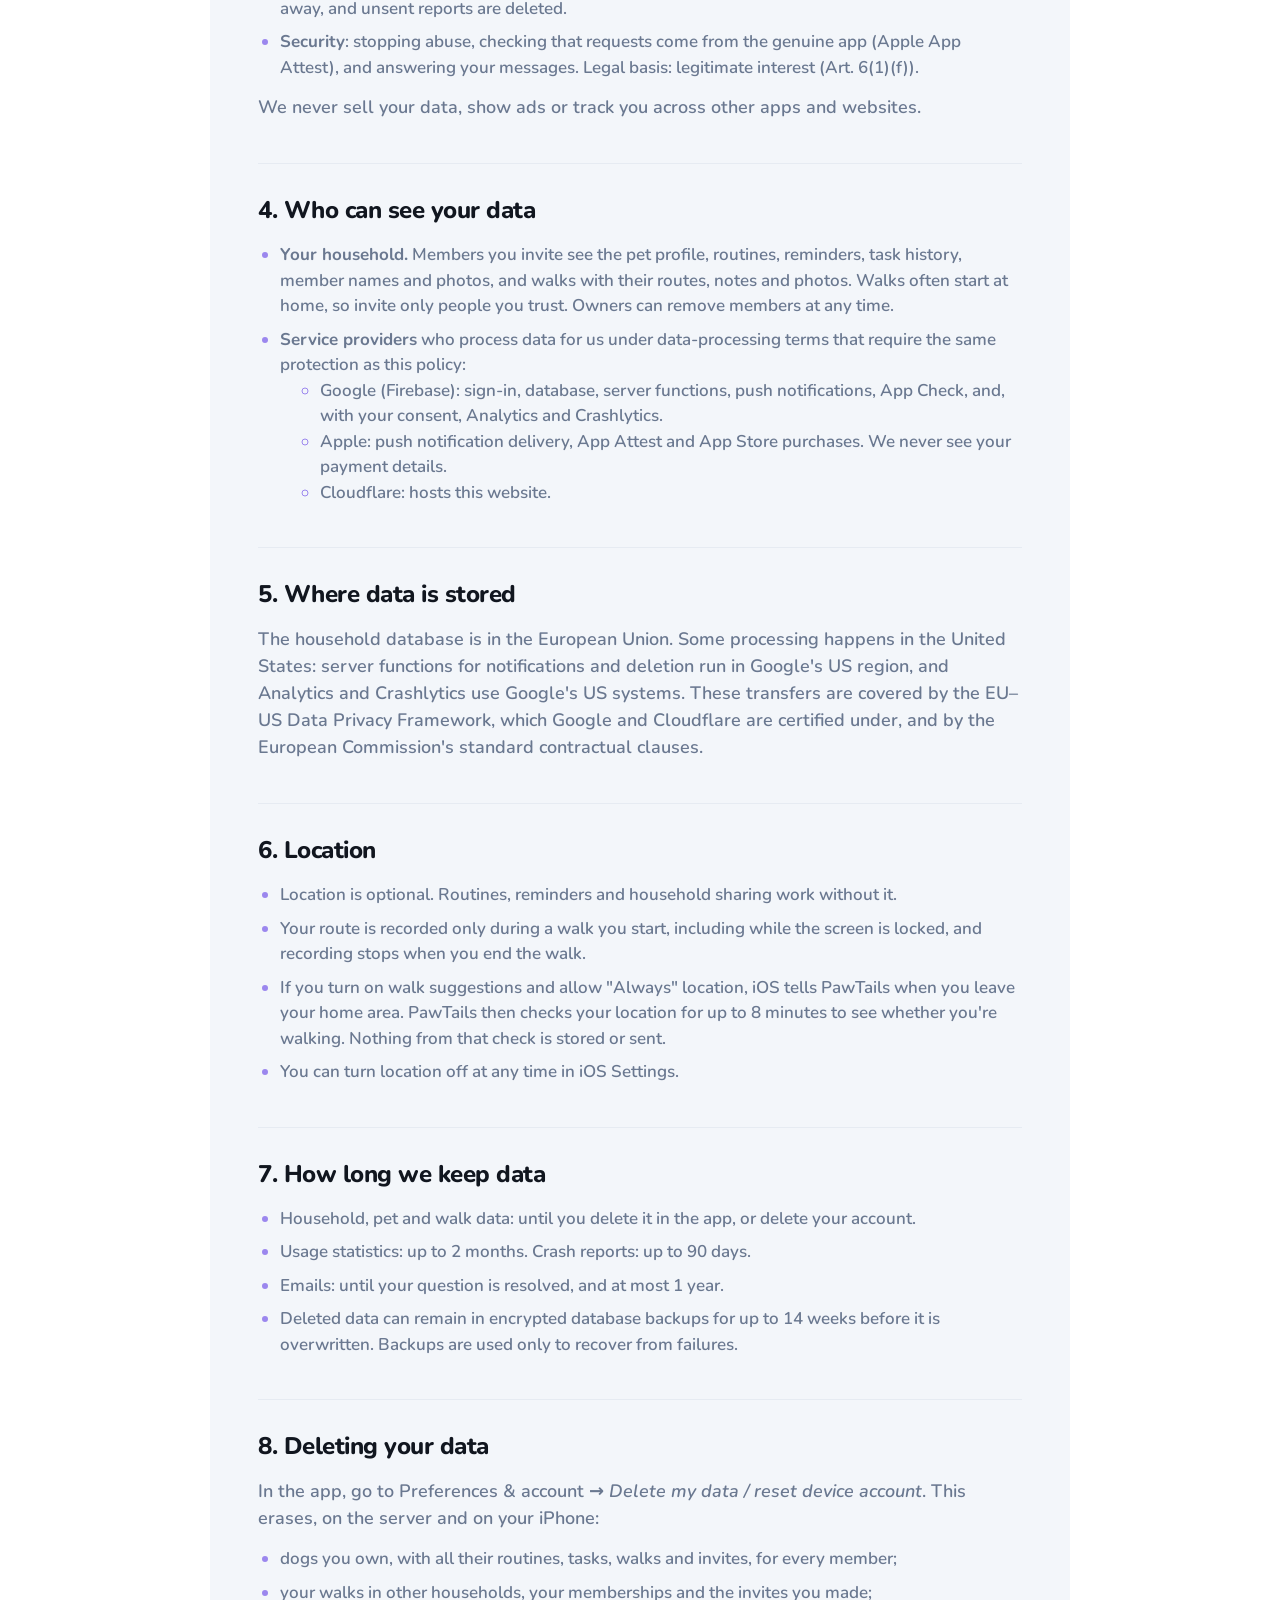
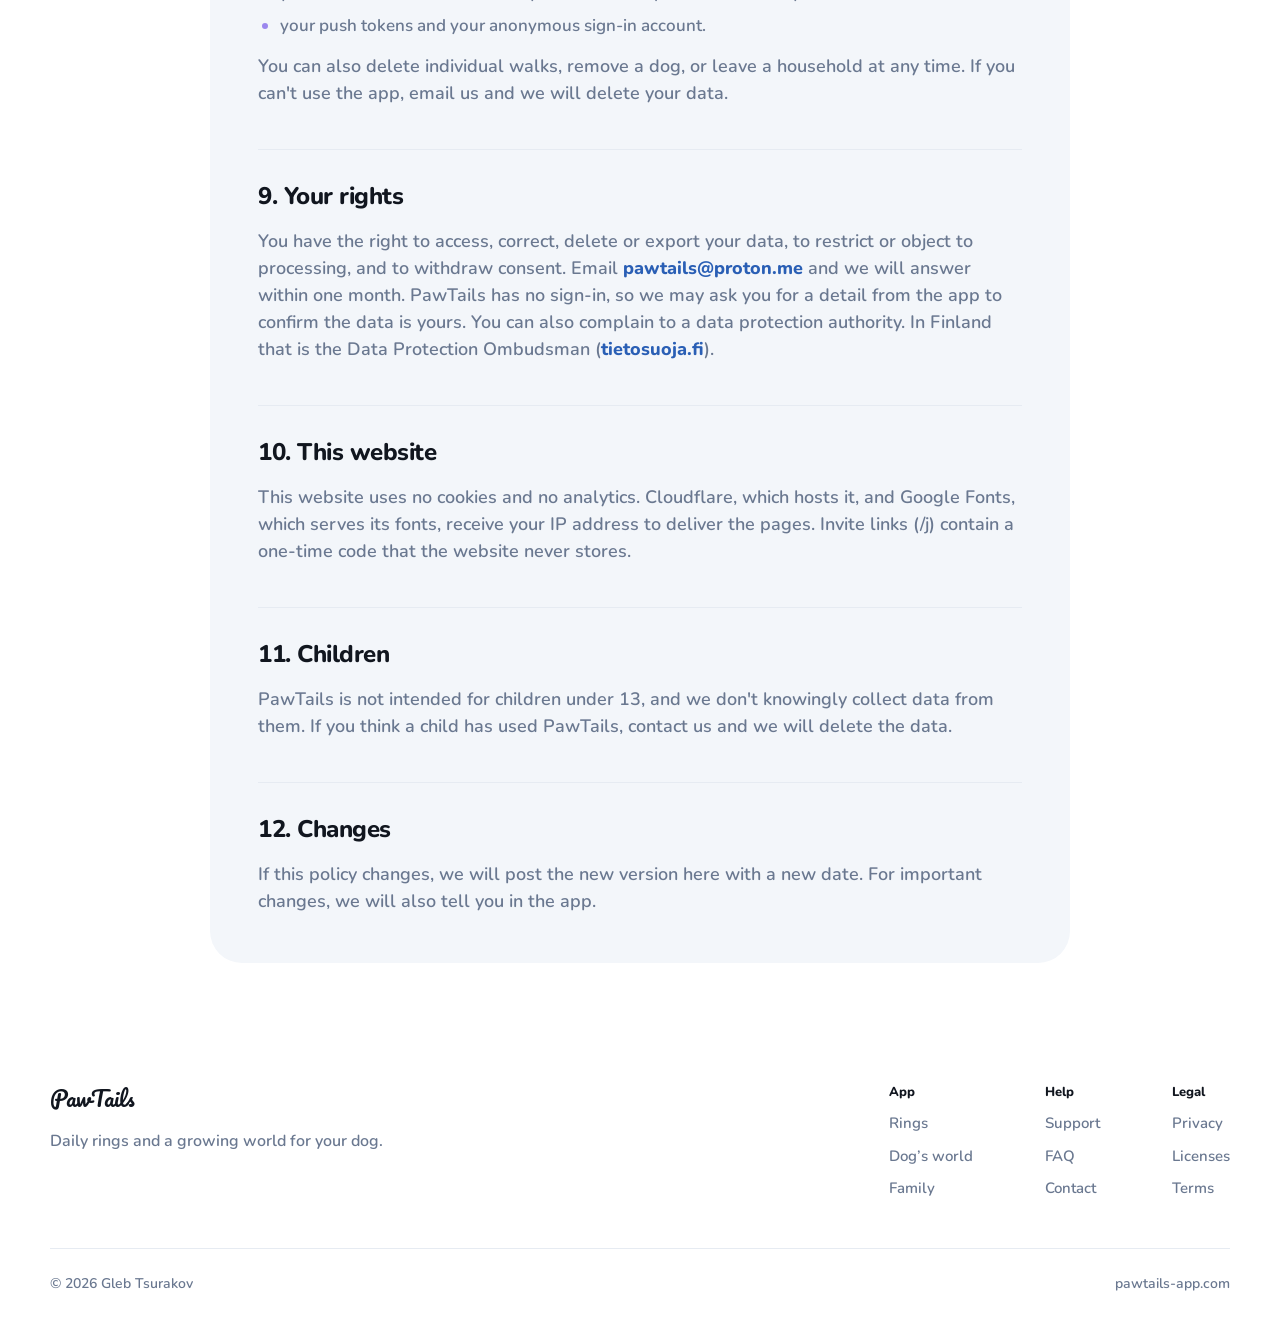
<file: privacy/index.html>
<!doctype html>
<html lang="en">
<head>
  <meta charset="UTF-8" />
  <meta name="viewport" content="width=device-width, initial-scale=1.0" />
  <meta name="description" content="PawTails privacy policy for household dog-care data, notifications, and analytics." />
  <title>PawTails | Privacy</title>
  <meta name="theme-color" content="#FFFFFF" />
  <link rel="icon" type="image/png" href="/favicon.png?v=2" />
  <link rel="apple-touch-icon" href="/apple-touch-icon.png?v=2" />
  <link rel="preconnect" href="https://fonts.googleapis.com" />
  <link rel="preconnect" href="https://fonts.gstatic.com" crossorigin />
  <link href="https://fonts.googleapis.com/css2?family=Nunito:wght@500;600;700;800&family=Pacifico&display=swap" rel="stylesheet" />
  <link rel="stylesheet" href="/site.css?v=20261103a" />
</head>
<body class="doc-page privacy-page">
  <header class="topbar">
    <nav class="nav wrap" aria-label="Main">
      <a class="wordmark" href="/">PawTails</a>
      <div class="nav-links">
        <a href="/#rings">Rings</a>
        <a href="/#family">Family</a>
        <a href="/about/">About</a>
        <a href="/privacy/" aria-current="page">Privacy</a>
        <a class="btn-small" href="https://apps.apple.com/app/id6829674144">Get the app</a>
      </div>
    </nav>
  </header>

  <main class="content-page wrap">
    <section class="page-hero">
      <p class="eyebrow">Privacy</p>
      <h1>Clear data practices for shared dog care.</h1>
    </section>
    <section class="content-panel policy-card">
      <p class="policy-meta"><strong>Last updated:</strong> November 15, 2026</p>
      <p>This policy explains what the PawTails iPhone app and this website do with your information, why, and how to remove it. Short version: no sign-up, no ads, no tracking, and you can erase everything from inside the app.</p>

      <h2 class="policy-heading">1. Who is responsible</h2>
      <p>PawTails is made by Gleb Tsurakov, an independent developer in Finland, who is the controller of your personal data. Contact: <a href="mailto:pawtails@proton.me">pawtails@proton.me</a>. You can also use the Contact us link in the app.</p>

      <h2 class="policy-heading">2. What PawTails collects</h2>
      <ul class="policy-list">
        <li><strong>Account identifier.</strong> A random ID created on your iPhone, linked to an anonymous Firebase sign-in. There is no email, password, phone number or real name.</li>
        <li><strong>Household data.</strong> Household name and photo, members' display names, photos and roles, and invites.</li>
        <li><strong>Pet care data.</strong> Pet name, photo and profile answers, routines, reminders, tasks and who completed them, and walk goals.</li>
        <li><strong>Walks you start.</strong> The GPS route (simplified to at most 600 points before syncing), distance, duration, and any mood, note and photo you add. Photos are stripped of location and camera metadata before upload.</li>
        <li><strong>Notifications.</strong> A push token, the app's language, and whether care alerts are on.</li>
        <li><strong>Usage statistics and crash reports, only if you tap Share.</strong> Screens and features used, app version, crash logs, and the account identifier above, so a crash can be matched to a report.</li>
        <li><strong>Messages you send us</strong> by email.</li>
      </ul>
      <p>On your iPhone only, and never sent to us: your walk-suggestion home area and Motion &amp; Fitness activity.</p>

      <h2 class="policy-heading">3. Why, and on what legal basis</h2>
      <ul class="policy-list">
        <li><strong>To provide the app</strong> you asked for: syncing your household, recording and sharing walks, notifications and widgets. Legal basis: contract (GDPR Art. 6(1)(b)).</li>
        <li><strong>Usage statistics and crash reports</strong> to fix bugs and improve the app. Legal basis: your consent (Art. 6(1)(a)). You can withdraw it at any time in Preferences &amp; account. Collection stops right away, and unsent reports are deleted.</li>
        <li><strong>Security</strong>: stopping abuse, checking that requests come from the genuine app (Apple App Attest), and answering your messages. Legal basis: legitimate interest (Art. 6(1)(f)).</li>
      </ul>
      <p>We never sell your data, show ads or track you across other apps and websites.</p>

      <h2 class="policy-heading">4. Who can see your data</h2>
      <ul class="policy-list">
        <li><strong>Your household.</strong> Members you invite see the pet profile, routines, reminders, task history, member names and photos, and walks with their routes, notes and photos. Walks often start at home, so invite only people you trust. Owners can remove members at any time.</li>
        <li><strong>Service providers</strong> who process data for us under data-processing terms that require the same protection as this policy:
          <ul>
            <li>Google (Firebase): sign-in, database, server functions, push notifications, App Check, and, with your consent, Analytics and Crashlytics.</li>
            <li>Apple: push notification delivery, App Attest and App Store purchases. We never see your payment details.</li>
            <li>Cloudflare: hosts this website.</li>
          </ul>
        </li>
      </ul>

      <h2 class="policy-heading">5. Where data is stored</h2>
      <p>The household database is in the European Union. Some processing happens in the United States: server functions for notifications and deletion run in Google's US region, and Analytics and Crashlytics use Google's US systems. These transfers are covered by the EU–US Data Privacy Framework, which Google and Cloudflare are certified under, and by the European Commission's standard contractual clauses.</p>

      <h2 class="policy-heading">6. Location</h2>
      <ul class="policy-list">
        <li>Location is optional. Routines, reminders and household sharing work without it.</li>
        <li>Your route is recorded only during a walk you start, including while the screen is locked, and recording stops when you end the walk.</li>
        <li>If you turn on walk suggestions and allow "Always" location, iOS tells PawTails when you leave your home area. PawTails then checks your location for up to 8 minutes to see whether you're walking. Nothing from that check is stored or sent.</li>
        <li>You can turn location off at any time in iOS Settings.</li>
      </ul>

      <h2 class="policy-heading">7. How long we keep data</h2>
      <ul class="policy-list">
        <li>Household, pet and walk data: until you delete it in the app, or delete your account.</li>
        <li>Usage statistics: up to 2 months. Crash reports: up to 90 days.</li>
        <li>Emails: until your question is resolved, and at most 1 year.</li>
        <li>Deleted data can remain in encrypted database backups for up to 14 weeks before it is overwritten. Backups are used only to recover from failures.</li>
      </ul>

      <h2 class="policy-heading">8. Deleting your data</h2>
      <p>In the app, go to Preferences &amp; account → <em>Delete my data / reset device account</em>. This erases, on the server and on your iPhone:</p>
      <ul class="policy-list">
        <li>dogs you own, with all their routines, tasks, walks and invites, for every member;</li>
        <li>your walks in other households, your memberships and the invites you made;</li>
        <li>your push tokens and your anonymous sign-in account.</li>
      </ul>
      <p>You can also delete individual walks, remove a dog, or leave a household at any time. If you can't use the app, email us and we will delete your data.</p>

      <h2 class="policy-heading">9. Your rights</h2>
      <p>You have the right to access, correct, delete or export your data, to restrict or object to processing, and to withdraw consent. Email <a href="mailto:pawtails@proton.me">pawtails@proton.me</a> and we will answer within one month. PawTails has no sign-in, so we may ask you for a detail from the app to confirm the data is yours. You can also complain to a data protection authority. In Finland that is the Data Protection Ombudsman (<a href="https://tietosuoja.fi/en">tietosuoja.fi</a>).</p>

      <h2 class="policy-heading">10. This website</h2>
      <p>This website uses no cookies and no analytics. Cloudflare, which hosts it, and Google Fonts, which serves its fonts, receive your IP address to deliver the pages. Invite links (/j) contain a one-time code that the website never stores.</p>

      <h2 class="policy-heading">11. Children</h2>
      <p>PawTails is not intended for children under 13, and we don't knowingly collect data from them. If you think a child has used PawTails, contact us and we will delete the data.</p>

      <h2 class="policy-heading">12. Changes</h2>
      <p>If this policy changes, we will post the new version here with a new date. For important changes, we will also tell you in the app.</p>
    </section>
  </main>

  <footer class="footer">
    <div class="wrap">
      <div class="footer-top">
        <div>
          <a class="wordmark" href="/">PawTails</a>
          <p class="muted">Daily rings and a growing world for your dog.</p>
        </div>
        <div class="footer-cols">
          <div><h4>App</h4><a href="/#rings">Rings</a><a href="/#world">Dog’s world</a><a href="/#family">Family</a></div>
          <div><h4>Help</h4><a href="/about/">Support</a><a href="/#faq">FAQ</a><a href="mailto:pawtails@proton.me">Contact</a></div>
          <div><h4>Legal</h4><a href="/privacy/">Privacy</a><a href="/licenses/">Licenses</a><a href="https://www.apple.com/legal/internet-services/itunes/dev/stdeula/">Terms</a></div>
        </div>
      </div>
      <div class="footer-bottom"><span>© 2026 Gleb Tsurakov</span><span>pawtails-app.com</span></div>
    </div>
  </footer>
</body>
</html>
</file>
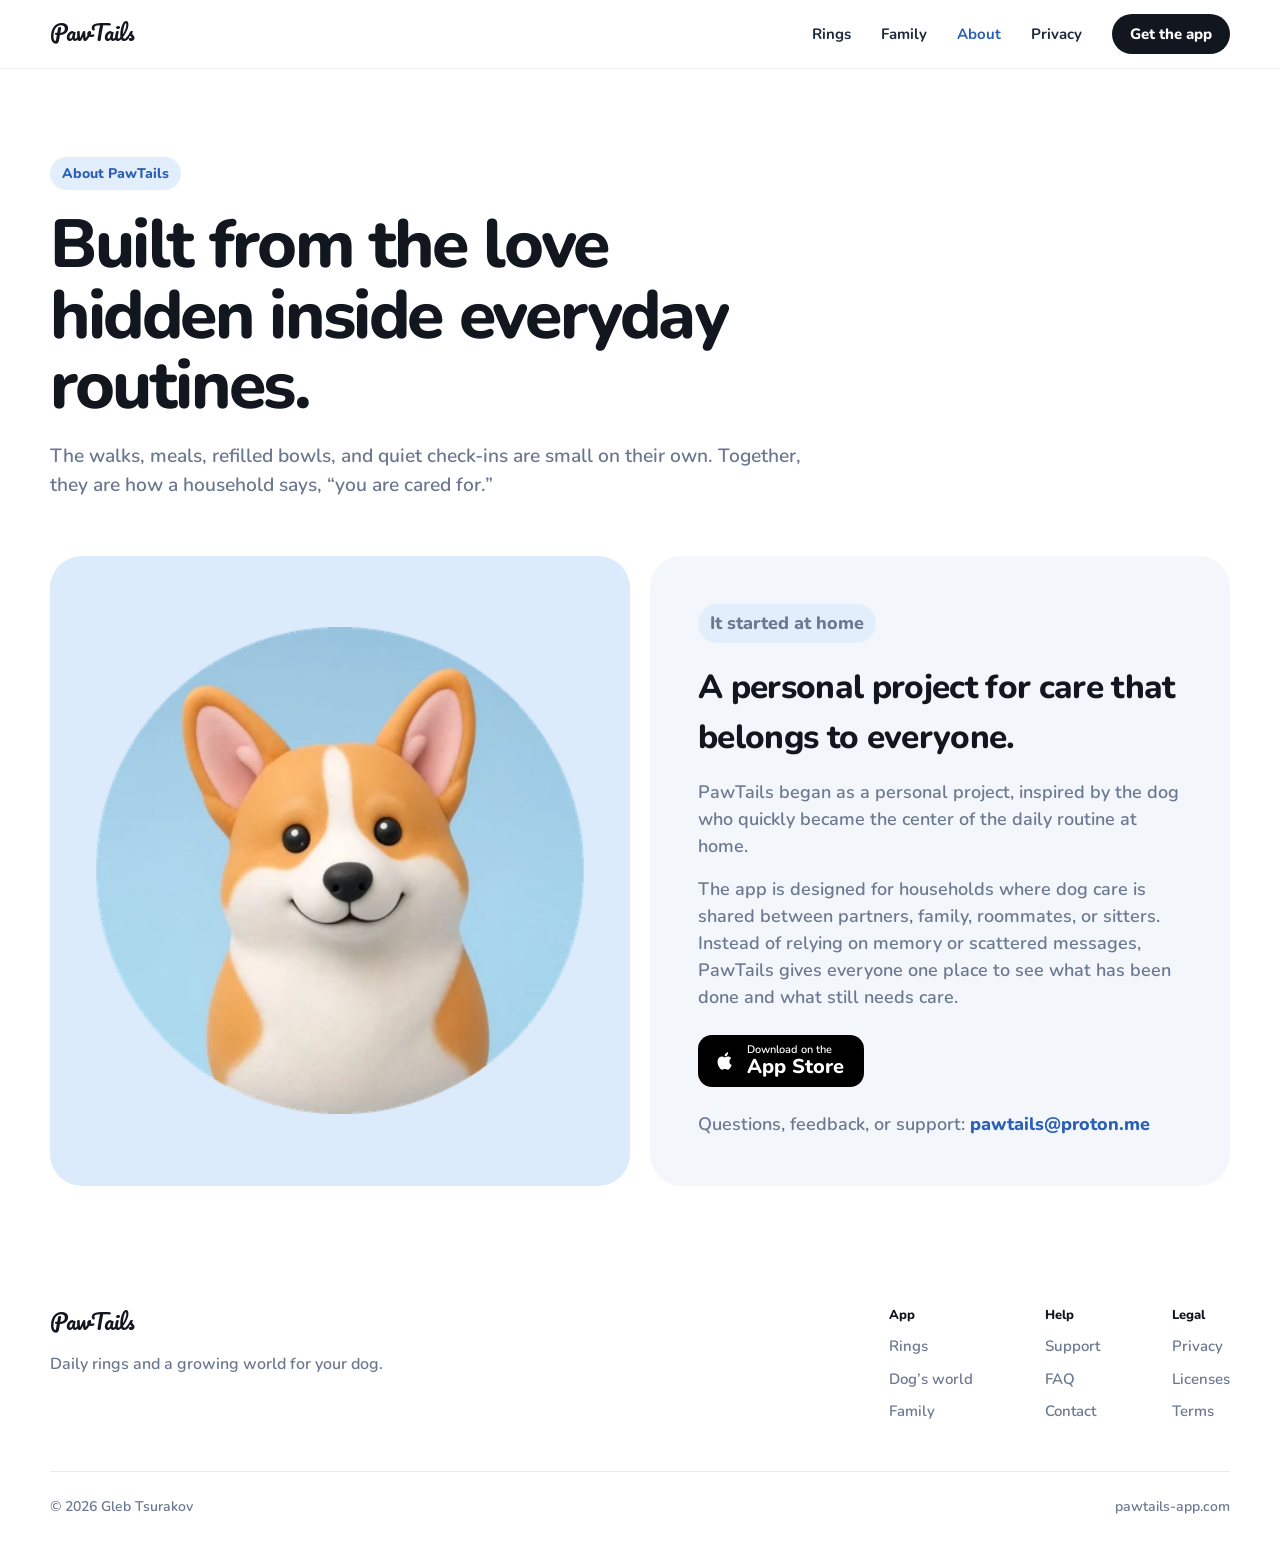
<file: about.html>
<!doctype html>
<html lang="en">
<head>
  <meta charset="UTF-8" />
  <meta http-equiv="refresh" content="0; url=/about/" />
  <meta name="viewport" content="width=device-width, initial-scale=1.0" />
  <title>PawTails | About</title>
  <link rel="preconnect" href="https://fonts.googleapis.com" />
  <link rel="preconnect" href="https://fonts.gstatic.com" crossorigin />
  <link href="https://fonts.googleapis.com/css2?family=Pacifico&family=Inter:wght@400;500;600;700;800&display=swap" rel="stylesheet" />
  <link rel="stylesheet" href="/styles.css?v=20260714d" />
</head>
<body class="redirect-page">
  <main class="redirect-card">
    <div class="brand-lockup" aria-label="PawTails">
      <img src="/pawtails-icon.png" alt="" class="brand-icon" />
      <span class="brand-word">PawTails</span>
    </div>
    <p>Taking you to the PawTails story…</p>
    <p><a class="store-button" href="/about/">About PawTails</a></p>
  </main>
</body>
</html>
</file>
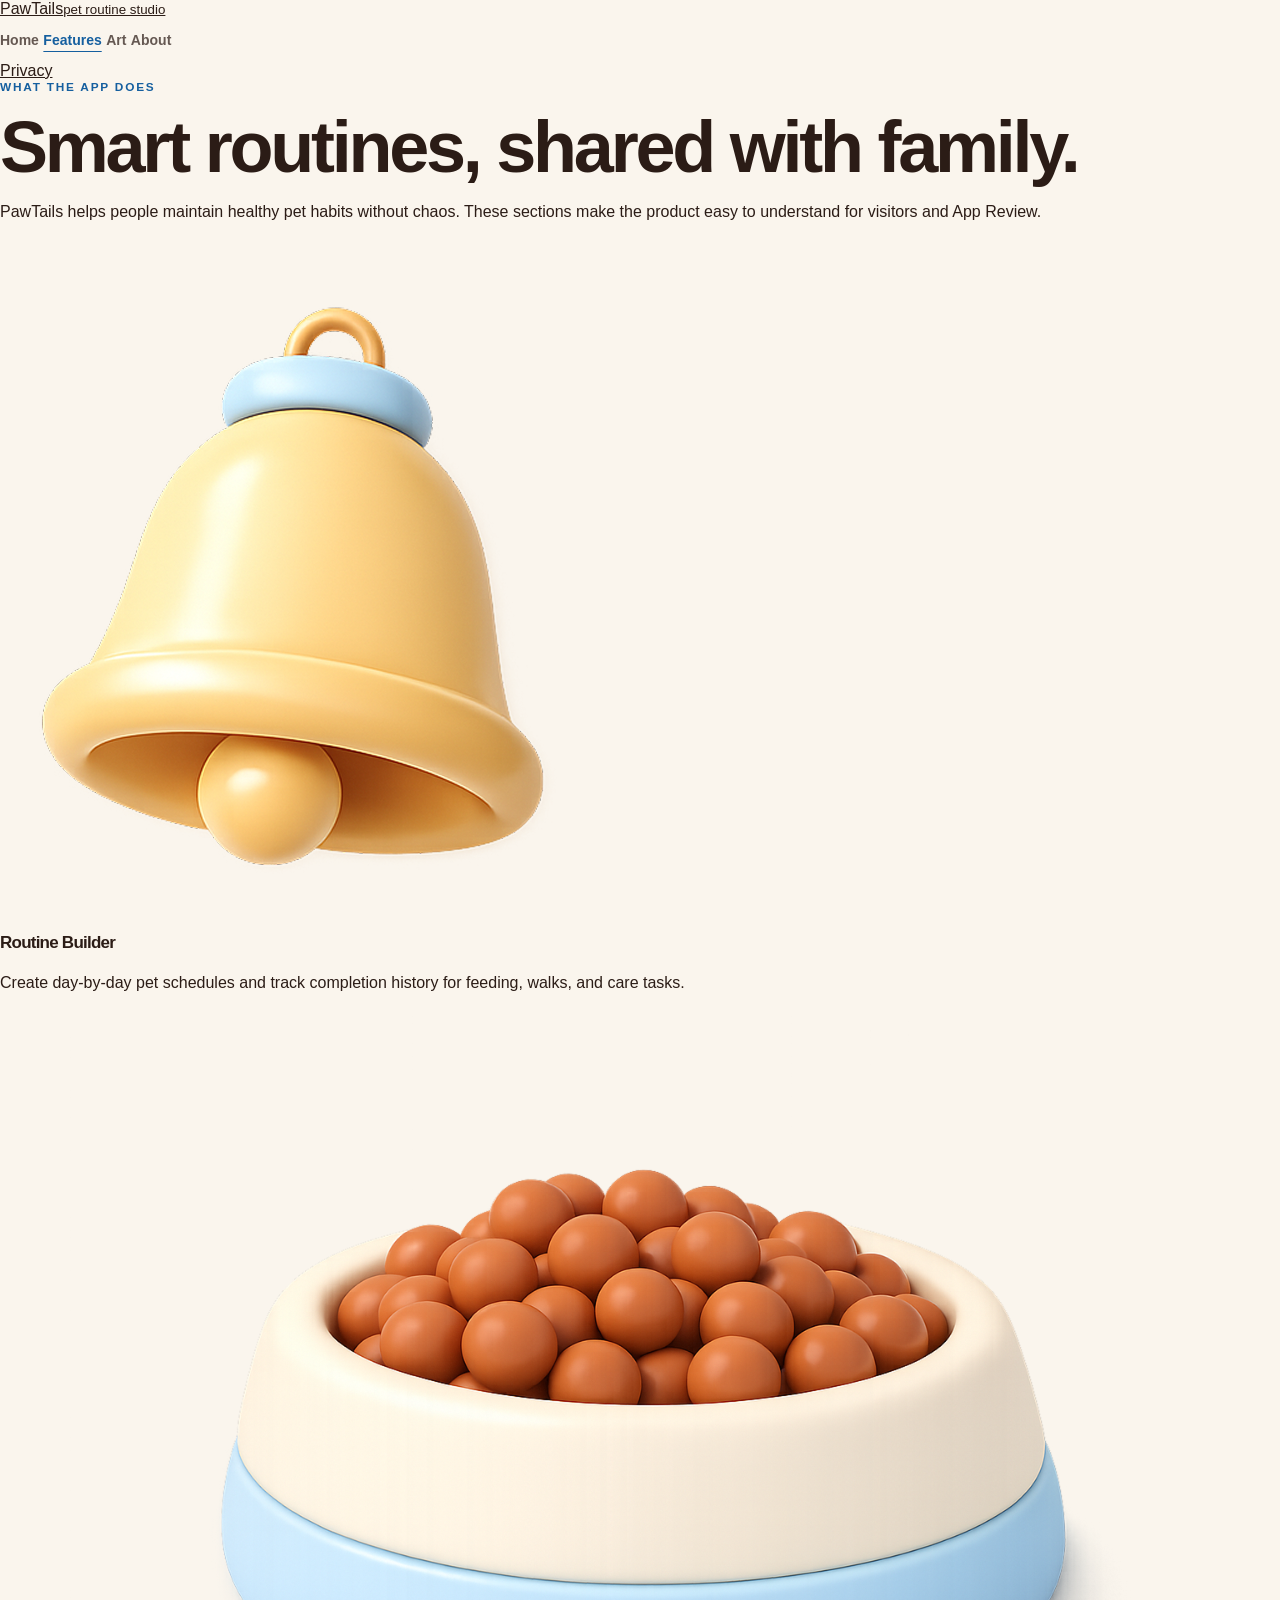
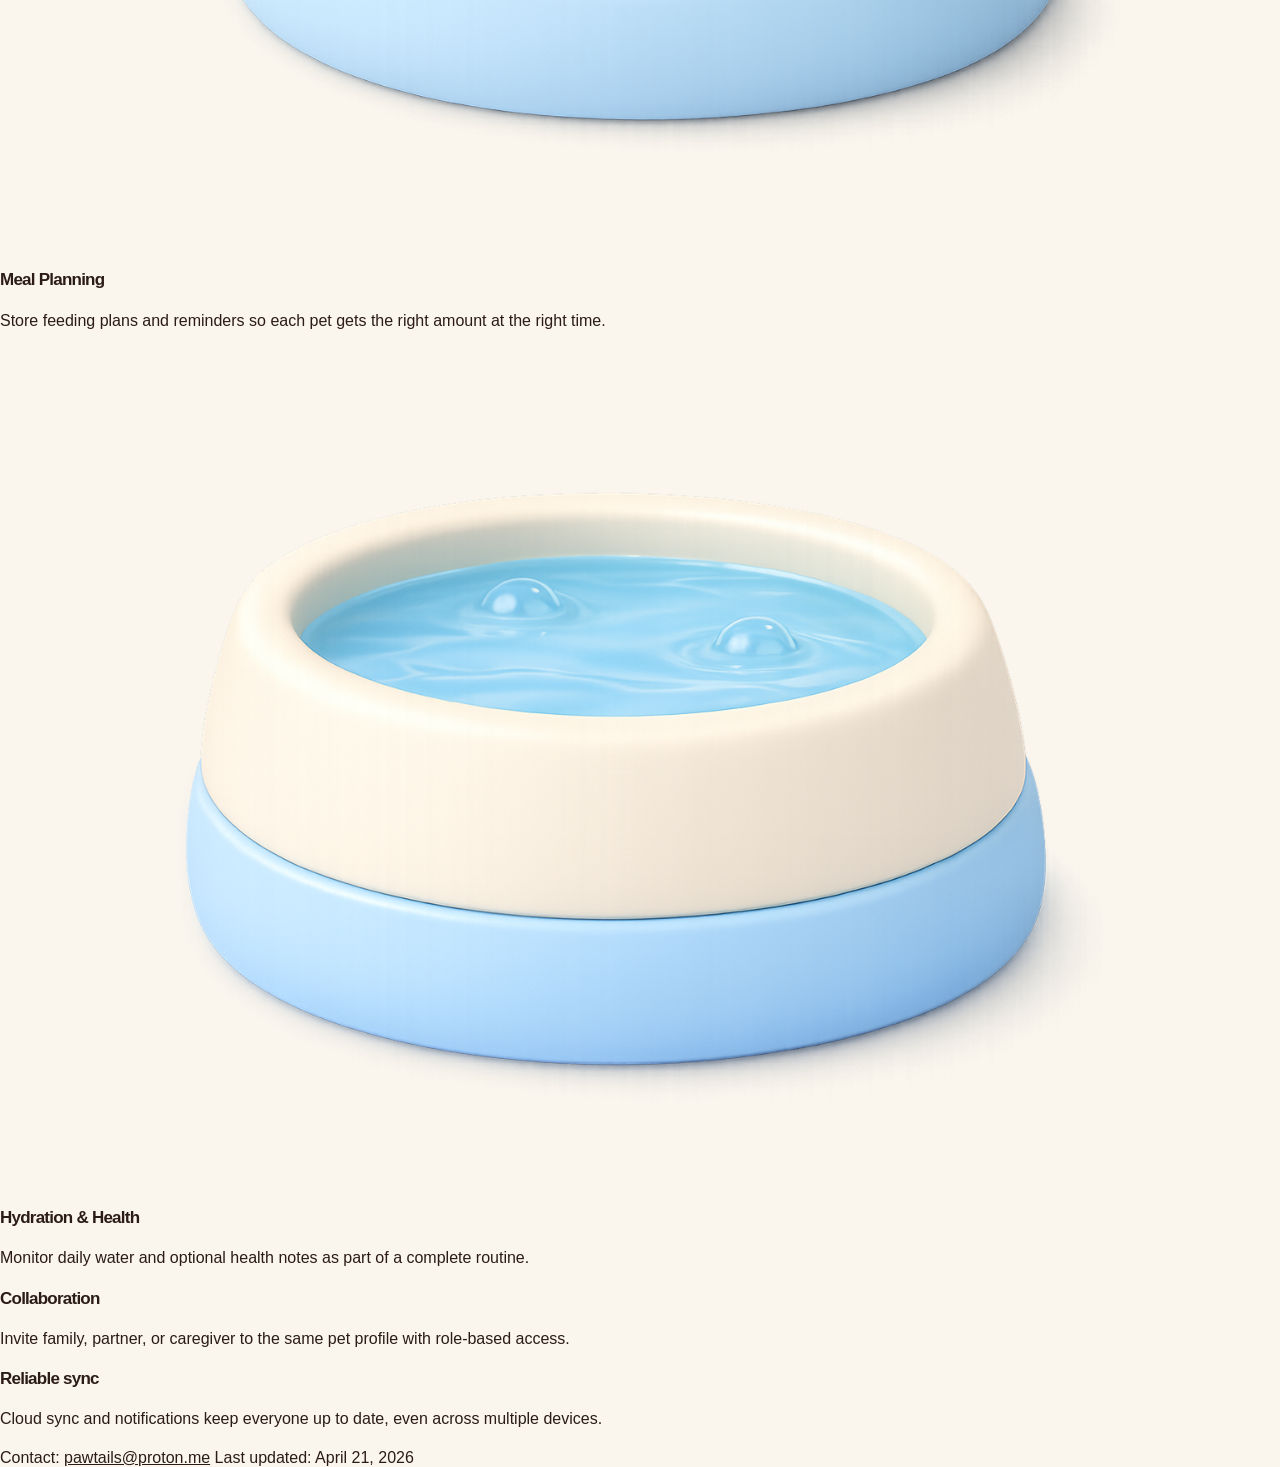
<file: features.html>
<!doctype html>
<html lang="en">
<head>
  <meta charset="UTF-8" />
  <meta name="viewport" content="width=device-width, initial-scale=1.0" />
  <title>PawTails | Features</title>
  <link rel="preconnect" href="https://fonts.googleapis.com" />
  <link rel="preconnect" href="https://fonts.gstatic.com" crossorigin />
  <link href="https://fonts.googleapis.com/css2?family=Fraunces:opsz,wght@9..144,500;9..144,700&family=Plus+Jakarta+Sans:wght@400;500;700;800&display=swap" rel="stylesheet" />
  <link rel="stylesheet" href="styles.css" />
</head>
<body>
  <header class="header">
    <div class="site-shell topbar">
      <a class="logo" href="/">PawTails<small>pet routine studio</small></a>
      <nav class="nav" aria-label="Main navigation">
        <a class="nav-link" href="/">Home</a>
        <a class="nav-link" href="/features">Features</a>
        <a class="nav-link" href="/art">Art</a>
        <a class="nav-link" href="/about">About</a>
      </nav>
      <a class="cta" href="/privacy">Privacy</a>
    </div>
  </header>

  <main class="site-shell page-block">
    <p class="eyebrow reveal">What the app does</p>
    <h1 class="page-title reveal">Smart routines, shared with family.</h1>
    <p class="lead reveal">PawTails helps people maintain healthy pet habits without chaos. These sections make the product easy to understand for visitors and App Review.</p>

    <section class="feature-grid page-block">
      <article class="feature reveal">
        <img src="routine.png" alt="Routine icon" class="artwork" />
        <h3>Routine Builder</h3>
        <p class="muted">Create day-by-day pet schedules and track completion history for feeding, walks, and care tasks.</p>
      </article>
      <article class="feature reveal">
        <img src="food.png" alt="Food icon" class="artwork" />
        <h3>Meal Planning</h3>
        <p class="muted">Store feeding plans and reminders so each pet gets the right amount at the right time.</p>
      </article>
      <article class="feature reveal">
        <img src="water.png" alt="Water icon" class="artwork" />
        <h3>Hydration & Health</h3>
        <p class="muted">Monitor daily water and optional health notes as part of a complete routine.</p>
      </article>
    </section>

    <section class="page-grid">
      <article class="panel reveal">
        <h3>Collaboration</h3>
        <p class="muted">Invite family, partner, or caregiver to the same pet profile with role-based access.</p>
      </article>
      <article class="panel reveal">
        <h3>Reliable sync</h3>
        <p class="muted">Cloud sync and notifications keep everyone up to date, even across multiple devices.</p>
      </article>
    </section>

    <footer class="footer">
      <span>Contact: <a href="mailto:pawtails@proton.me">pawtails@proton.me</a></span>
      <span>Last updated: April 21, 2026</span>
    </footer>
  </main>

  <script src="app.js"></script>
</body>
</html>
</file>
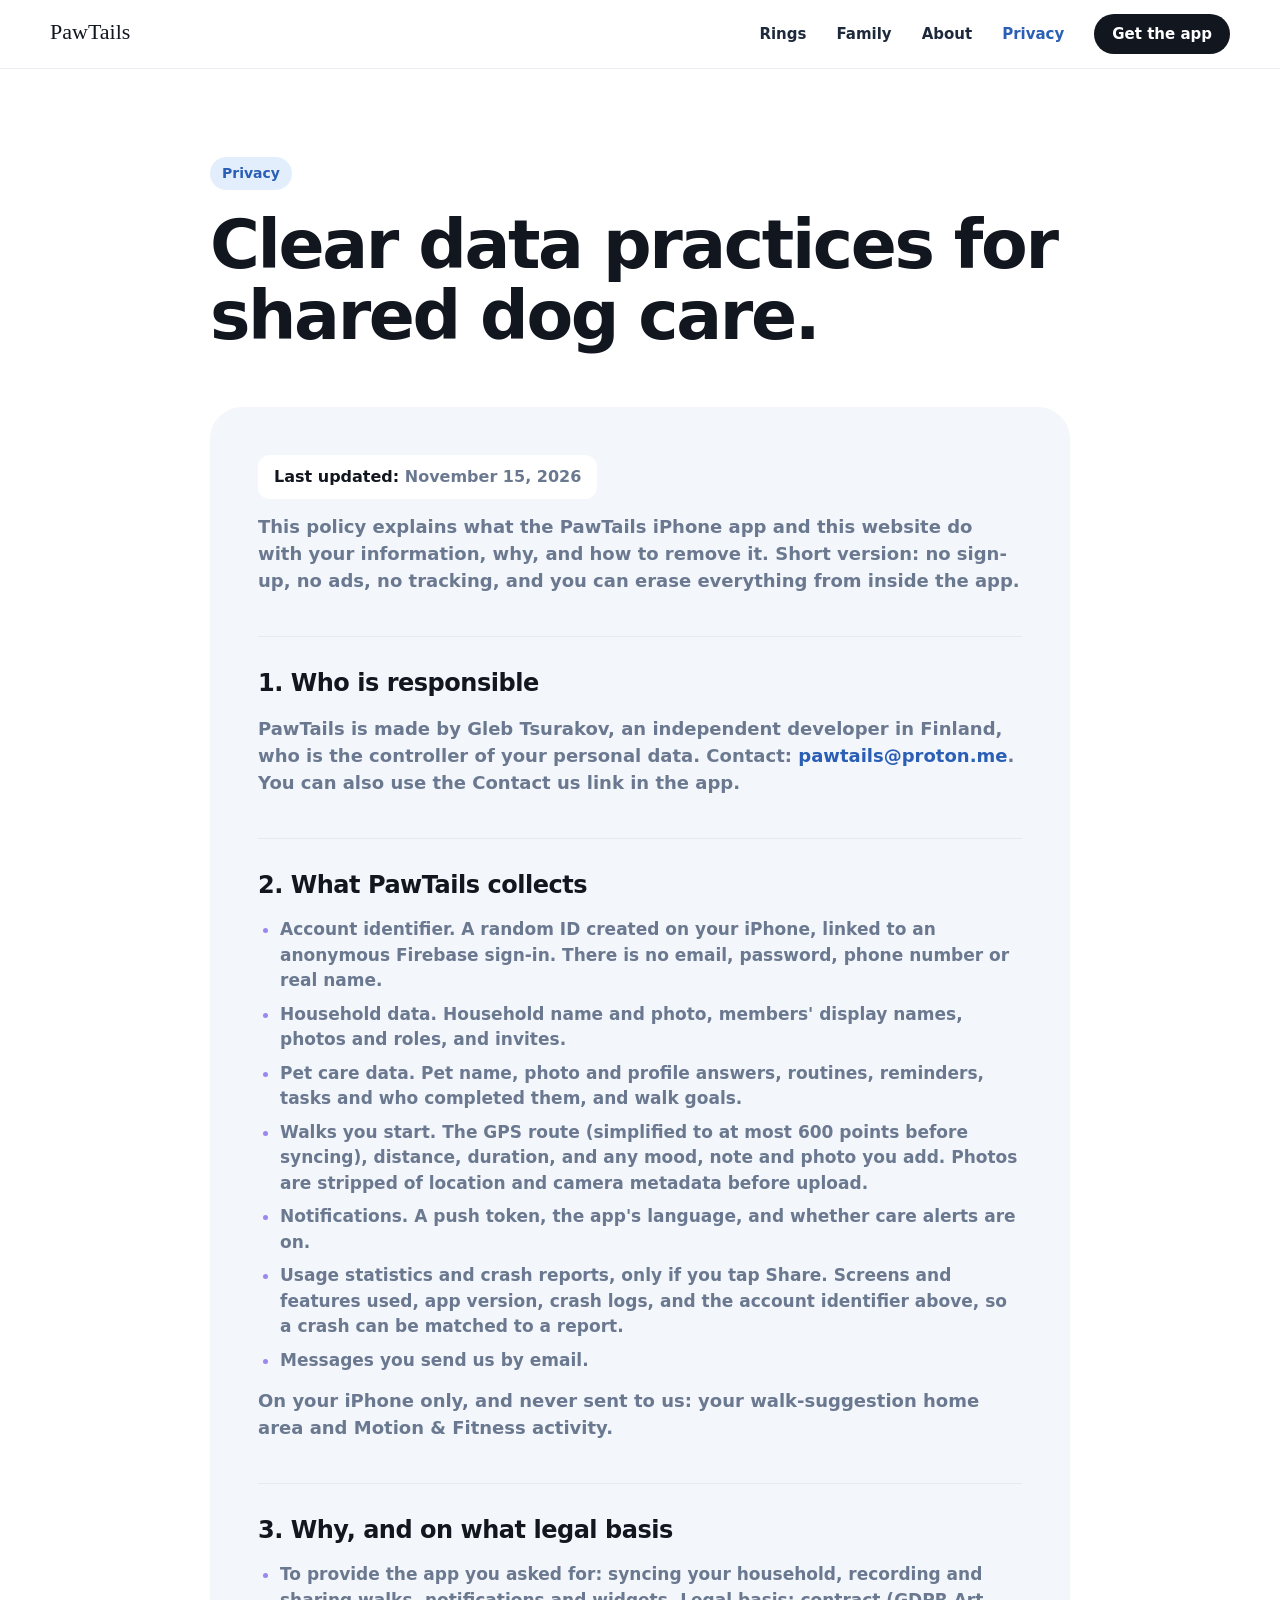
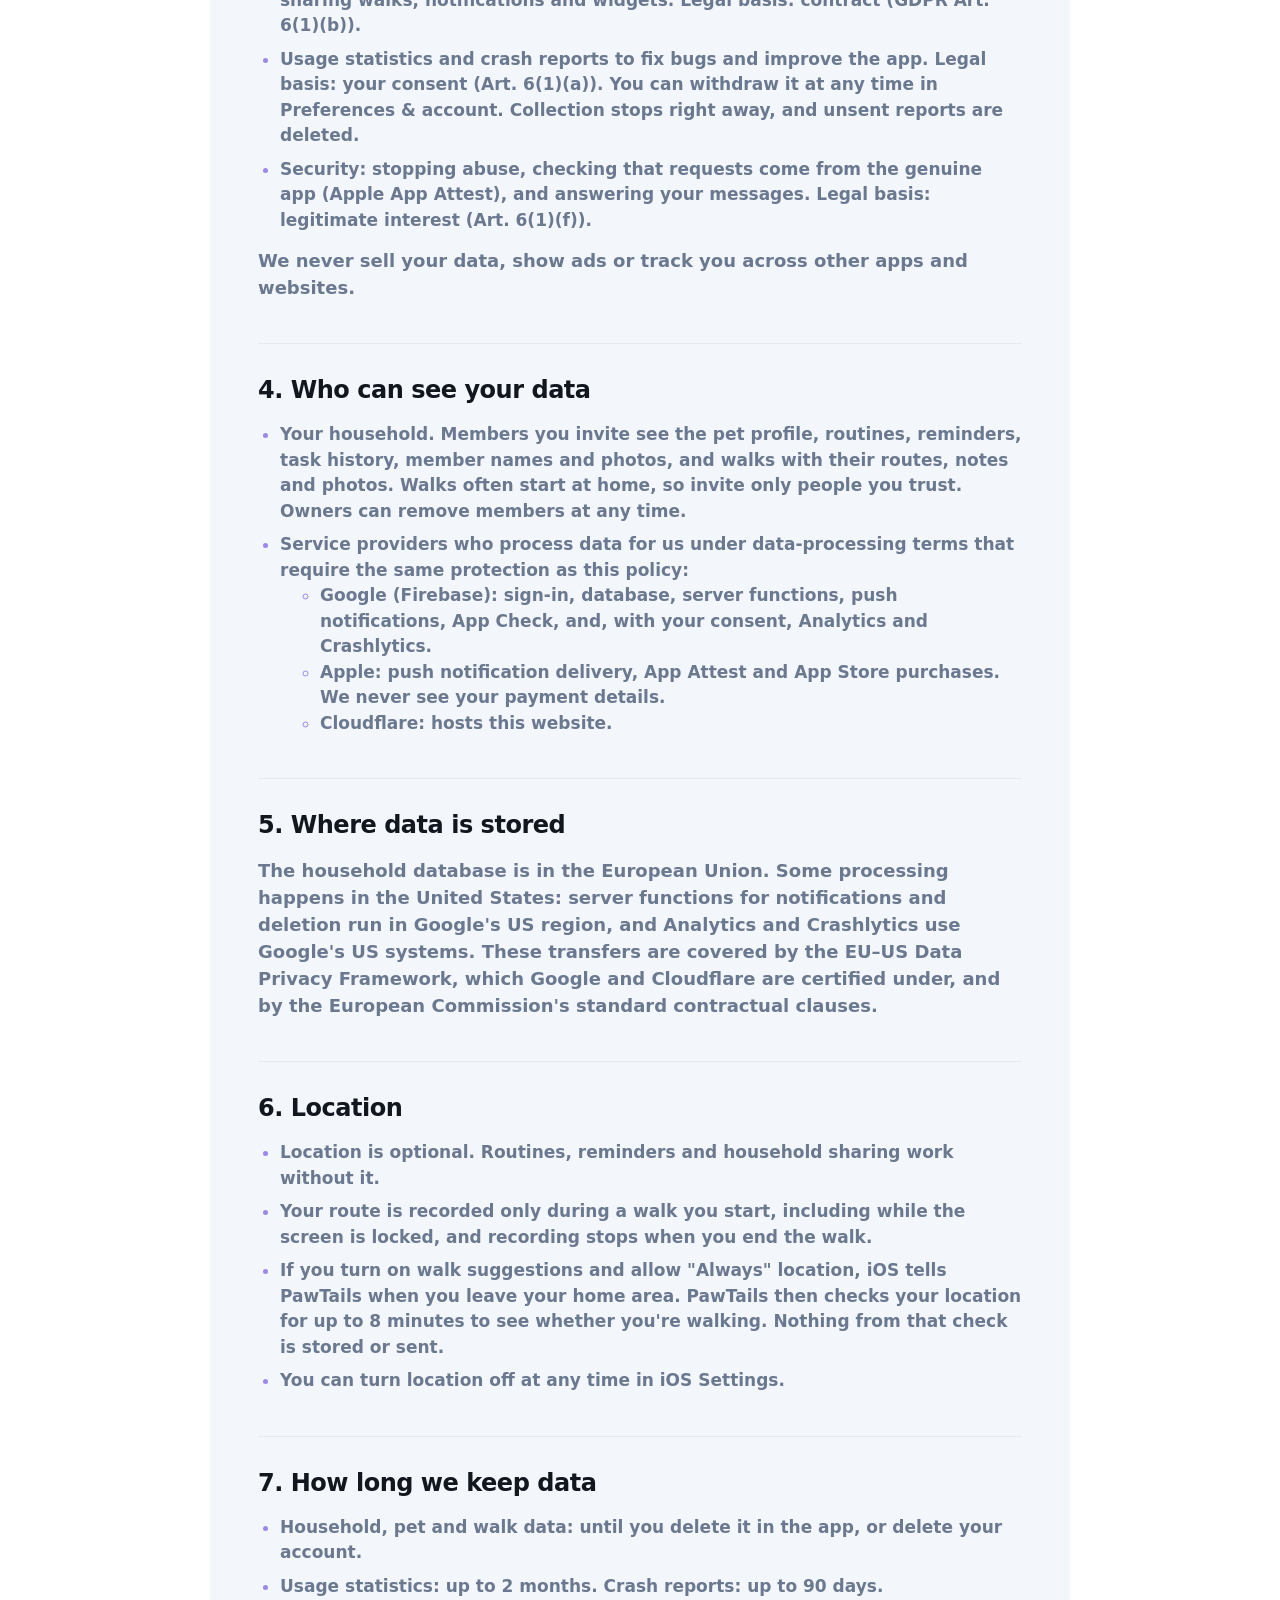
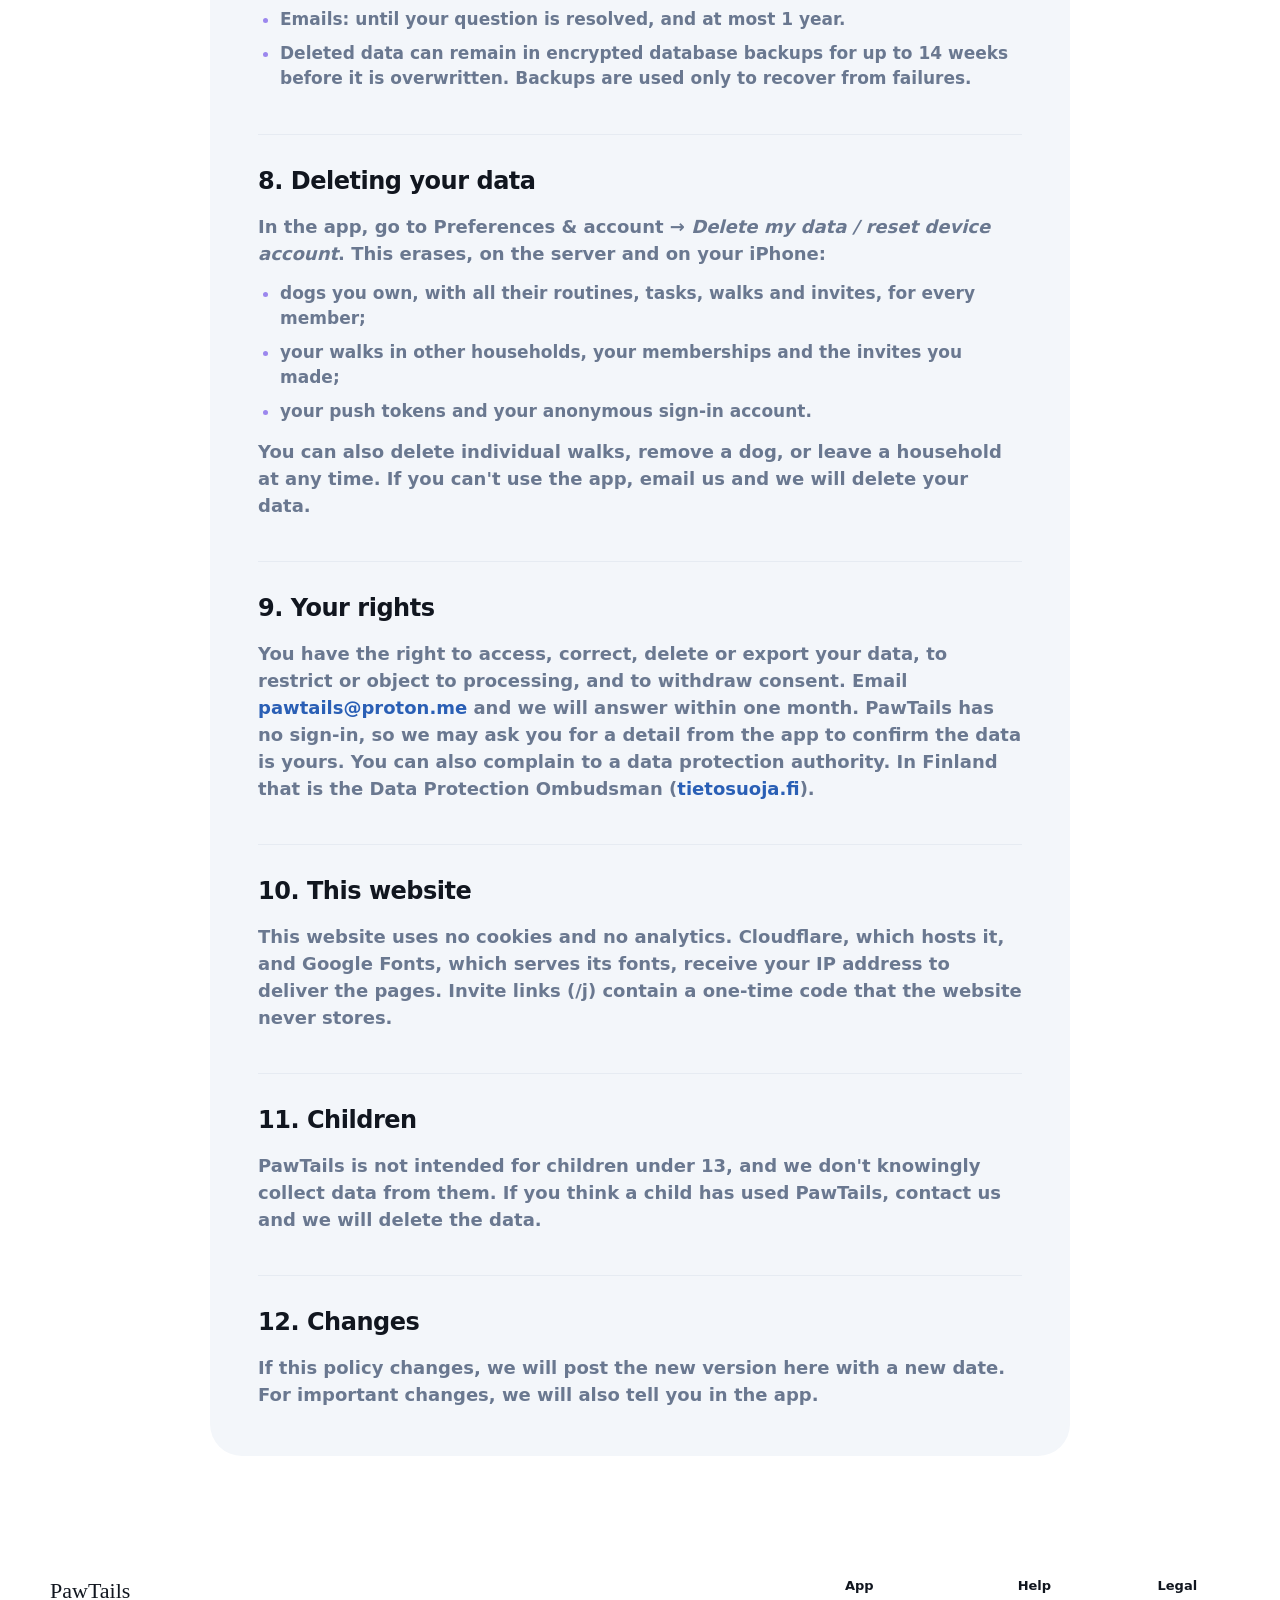
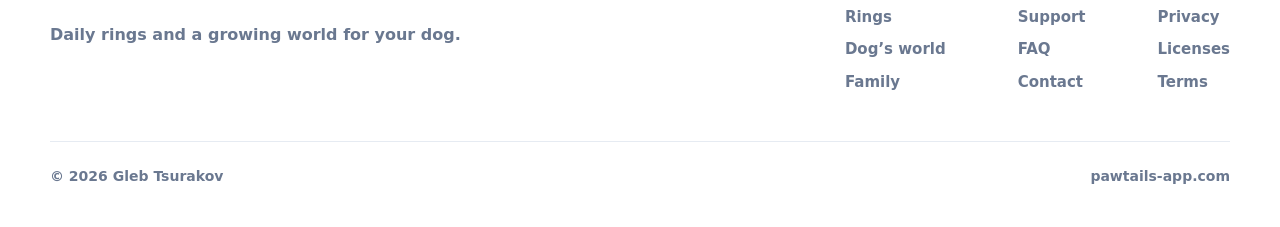
<file: privacy.html>
<!doctype html>
<html lang="en">
<head>
  <meta charset="UTF-8" />
  <meta http-equiv="refresh" content="0; url=/privacy/" />
  <meta name="viewport" content="width=device-width, initial-scale=1.0" />
  <title>PawTails | Privacy</title>
  <link rel="preconnect" href="https://fonts.googleapis.com" />
  <link rel="preconnect" href="https://fonts.gstatic.com" crossorigin />
  <link href="https://fonts.googleapis.com/css2?family=Pacifico&family=Inter:wght@400;500;600;700;800&display=swap" rel="stylesheet" />
  <link rel="stylesheet" href="/styles.css?v=20260714d" />
</head>
<body class="redirect-page">
  <main class="redirect-card">
    <div class="brand-lockup" aria-label="PawTails">
      <img src="/pawtails-icon.png" alt="" class="brand-icon" />
      <span class="brand-word">PawTails</span>
    </div>
    <p>Taking you to the PawTails privacy policy…</p>
    <p><a class="store-button" href="/privacy/">PawTails privacy policy</a></p>
  </main>
</body>
</html>
</file>
<file: site.css>
:root {
  --page: #FFFFFF;
  --tile: #F3F6FA;
  --tile-2: #EBF0F7;
  --line: #E6EBF2;
  --ink: #11161F;
  --text: #1E2A3B;
  --muted: #6A7890;
  --accent: #3A78D8;
  --accent-ink: #2A5FB5;
  --accent-soft: #E3EEFD;
  --brand-top: #84BEFA;
  --brand-bottom: #4A89E2;
  --sniff: #9B87EE;
  --sniff-ink: #6A52D6;
  --walk: #6FAAF0;
  --walk-ink: #3F7FD0;
  --radius-tile: 32px;
  --wrap: 1180px;
}

* { box-sizing: border-box; }
html { scroll-behavior: smooth; scroll-padding-top: 88px; -webkit-text-size-adjust: 100%; }
body {
  margin: 0;
  background: var(--page);
  color: var(--text);
  font-family: "Nunito", system-ui, -apple-system, sans-serif;
  font-weight: 600;
  line-height: 1.5;
  -webkit-font-smoothing: antialiased;
}
img { display: block; max-width: 100%; }
a { color: inherit; }
h1, h2, h3, h4, p { margin: 0; }
h1, h2, h3 { font-weight: 800; color: var(--ink); }
h3 { font-size: 20px; line-height: 1.25; letter-spacing: -0.01em; }
.wrap { width: min(var(--wrap), 100% - 32px); margin-inline: auto; }
.muted { color: var(--muted); }
.ink-sniff { color: var(--sniff-ink); }

/* Wordmark: Pacifico in ink, no badge */
.wordmark {
  display: inline-flex; align-items: center;
  padding: 2px 0 6px;
  font-family: "Pacifico", cursive; font-weight: 400; font-size: 22px; line-height: 1.2;
  color: var(--ink); text-decoration: none;
}

/* Top bar */
.topbar {
  position: sticky; top: 0; z-index: 10;
  background: rgba(255, 255, 255, .82);
  -webkit-backdrop-filter: saturate(180%) blur(16px);
  backdrop-filter: saturate(180%) blur(16px);
  border-bottom: 1px solid rgba(230, 235, 242, .8);
}
.nav { display: flex; align-items: center; justify-content: space-between; height: 68px; }
.nav-links { display: flex; align-items: center; gap: 30px; }
.nav-links a { text-decoration: none; color: var(--text); font-size: 15px; font-weight: 700; }
.nav-links a:hover { color: var(--accent-ink); }
.nav-links a[aria-current="page"] { color: var(--accent-ink); }
.nav-links .btn-small, .nav-links .btn-small:hover { background: var(--ink); color: #fff; padding: 9px 18px; border-radius: 999px; font-weight: 800; }
.nav-links .btn-small:hover { background: #2A3446; }

/* Buttons */
.cta-row { display: flex; align-items: center; justify-content: center; gap: 12px; flex-wrap: wrap; }
.store-badge { display: inline-flex; align-items: center; gap: 10px; padding: 9px 20px 9px 15px; border-radius: 14px; background: #000; color: #fff; text-decoration: none; transition: transform .15s ease; }
.store-badge:hover { transform: translateY(-1px); }
.store-badge svg { width: 24px; height: 24px; }
.store-badge span { display: flex; flex-direction: column; font-size: 20px; font-weight: 800; line-height: 1.1; }
.store-badge small { font-size: 11px; font-weight: 600; }
.btn-ghost { display: inline-flex; align-items: center; gap: 8px; padding: 14px 20px; border-radius: 999px; background: var(--tile); color: var(--ink); font-weight: 800; text-decoration: none; }
.btn-ghost:hover { background: var(--tile-2); }
.cta-note { color: var(--muted); font-size: 14px; font-weight: 700; }

/* Hero */
.hero { display: grid; justify-items: center; text-align: center; gap: 24px; padding: 96px 0 56px; }
h1 { font-size: clamp(44px, 7.4vw, 92px); line-height: 1.04; letter-spacing: -0.035em; max-width: 13ch; }
.inline-icon { display: inline-block; width: .9em; height: .9em; vertical-align: -0.12em; margin: 0 .04em; }
.icon-rings { border-radius: 24%; background: #fff; box-shadow: 0 6px 18px rgba(46, 61, 84, .14), inset 0 0 0 1px var(--line); padding: .06em; }
.icon-rings svg { display: block; width: 100%; height: 100%; transform: rotate(-90deg); }
.icon-rings circle { fill: none; stroke-width: 14; }
.icon-rings .track.sniff { stroke: rgba(155, 135, 238, .2); }
.icon-rings .track.walk { stroke: rgba(111, 170, 240, .22); }
.icon-rings .fill { stroke-linecap: round; stroke-dasharray: var(--v) 100; }
.icon-rings .fill.sniff { stroke: url(#g-sniff); }
.icon-rings .fill.walk { stroke: url(#g-walk); }
.icon-dog { border-radius: 50%; box-shadow: 0 6px 18px rgba(46, 61, 84, .16); }
.lede { max-width: 34em; font-size: clamp(17px, 1.6vw, 20px); color: var(--muted); }
.hero .cta-row { margin-top: 8px; }

/* Screens showcase */
.showcase {
  display: grid; grid-template-columns: repeat(4, 1fr); gap: 24px; align-items: start;
  padding: 56px 56px 0; border-radius: 40px; overflow: hidden; height: 600px;
  background: linear-gradient(180deg, var(--tile), #EEF3FB);
}
.shot { margin: 0; border-radius: 10.5% / 4.85%; overflow: hidden; background: #fff; box-shadow: 0 1px 2px rgba(17, 22, 31, .06), 0 24px 48px -16px rgba(30, 50, 90, .22); }
.shot img { width: 100%; height: auto; }
.shot-raised { margin-top: -24px; }
.showcase .shot:nth-child(odd) { margin-top: 40px; }

/* Statement */
.statement { padding: 128px 0 40px; display: grid; gap: 28px; max-width: 920px; margin-inline: auto; }
.statement p { font-size: clamp(30px, 3.6vw, 46px); font-weight: 800; line-height: 1.15; letter-spacing: -0.025em; color: var(--ink); }
.statement .soft { color: #9AA6B8; }

/* Section titles */
.section-title { font-size: clamp(34px, 4.4vw, 56px); line-height: 1.06; letter-spacing: -0.03em; text-align: center; margin-bottom: 48px; }
.section-title.left { text-align: left; margin-bottom: 14px; }
.section-head { display: grid; justify-items: center; gap: 0; margin-bottom: 48px; }
.section-head .section-title { margin: 14px 0 14px; }
.section-lede { font-size: clamp(17px, 1.6vw, 20px); color: var(--muted); max-width: 36em; text-align: center; }
.section-lede.left { text-align: left; }

/* Three values */
.values { list-style: none; padding: 0; margin: 8px 0 0; display: flex; flex-wrap: wrap; gap: 10px; }
.values a { display: inline-flex; align-items: center; gap: 10px; padding: 12px 18px; border-radius: 999px; background: var(--tile); color: var(--ink); font-weight: 800; text-decoration: none; }
.values a:hover { background: var(--tile-2); }
.value-dot { width: 10px; height: 10px; border-radius: 50%; }
.value-dot.sniff { background: var(--sniff); }
.value-dot.care { background: #F2A65A; }
.value-dot.family { background: var(--walk); }

/* Text beside a screen */
.split { display: grid; grid-template-columns: 1fr 1fr; gap: 72px; align-items: center; padding-top: 128px; }
.split-reverse .split-copy { order: 2; }
.split-copy { display: grid; gap: 0; justify-items: start; }
.split-copy .section-title { margin-top: 14px; }
.split-copy .points { margin-top: 28px; }
.split-visual { border-radius: 40px; background: linear-gradient(180deg, var(--tile), #EEF3FB); padding: 56px 56px 0; height: 560px; overflow: hidden; display: grid; justify-items: center; }
.split-visual .shot { width: min(300px, 100%); border-radius: 30px 30px 0 0; }
.points { list-style: none; padding: 0; margin: 0; display: grid; gap: 16px; }
.points li { display: flex; align-items: center; gap: 14px; font-size: 17px; font-weight: 700; color: var(--text); }
.points .badge { width: 40px; height: 40px; flex: none; border-radius: 50%; display: grid; place-items: center; background: var(--accent-soft); color: var(--accent-ink); }
.points .badge svg { width: 20px; height: 20px; fill: none; stroke: currentColor; stroke-width: 2; stroke-linecap: round; stroke-linejoin: round; }

/* Feature grid */
.features { padding: 96px 0 0; }
.grid { display: grid; grid-template-columns: repeat(3, 1fr); gap: 20px; }
.tile { display: flex; flex-direction: column; border-radius: var(--radius-tile); background: var(--tile); overflow: hidden; }
.tile header { padding: 32px 32px 0; text-align: center; display: grid; gap: 8px; }
.tile header p { color: var(--muted); font-size: 16px; max-width: 30ch; margin-inline: auto; }
.tile-visual { height: 320px; display: grid; place-items: center; padding: 24px 32px; }

.rings { position: relative; width: 220px; aspect-ratio: 1; }
.rings svg { width: 100%; height: 100%; transform: rotate(-90deg); overflow: visible; }
.rings circle { fill: none; stroke-width: 13; }
.rings .track.sniff { stroke: rgba(155, 135, 238, .18); }
.rings .track.walk { stroke: rgba(111, 170, 240, .2); }
.rings .fill { stroke-linecap: round; }
.rings .fill.sniff { stroke: url(#g-sniff); stroke-dasharray: var(--sniff) 100; }
.rings .fill.walk { stroke: url(#g-walk); stroke-dasharray: var(--walk) 100; }
.rings img { position: absolute; inset: 31.2%; width: 37.6%; height: 37.6%; border-radius: 50%; }

.timeline { width: 100%; background: #fff; border-radius: 20px; padding: 20px; display: grid; gap: 12px; box-shadow: 0 12px 32px -12px rgba(30, 50, 90, .18); }
.timeline-head { display: flex; justify-content: space-between; gap: 8px; font-size: 14px; flex-wrap: wrap; color: var(--ink); }
.bar { display: flex; gap: 3px; height: 22px; }
.bar i { flex: var(--w) 1 0; border-radius: 6px; background: #9CC6F5; }
.bar i.s { background: var(--sniff); }
.key { display: flex; gap: 16px; font-size: 13px; font-weight: 700; color: var(--muted); }
.key span { display: inline-flex; align-items: center; gap: 6px; }
.sw { width: 12px; height: 12px; border-radius: 3px; display: inline-block; }
.sw.walk { background: #9CC6F5; }
.sw.sniff { background: var(--sniff); }

.peek { align-items: start; padding-bottom: 0; overflow: hidden; }
.peek img { width: min(250px, 100%); border-radius: 30px 30px 0 0; box-shadow: 0 24px 48px -16px rgba(30, 50, 90, .25); }
.peek-mid img { margin-top: -180px; border-radius: 0; }

.week { list-style: none; padding: 0; margin: 0; display: flex; gap: 12px; }
.week li { display: grid; justify-items: center; gap: 8px; font-size: 13px; font-weight: 800; color: var(--muted); }
.week i { width: 46px; height: 46px; border-radius: 50%; }
.week li i { background: radial-gradient(circle, var(--tile) 52%, transparent 53%), #DDE4EE; }
.week li.done i { background: radial-gradient(circle, var(--tile) 52%, transparent 53%), conic-gradient(var(--sniff), #C2B6F7, var(--walk), var(--sniff)); }
.week li.half i { background: radial-gradient(circle, var(--tile) 52%, transparent 53%), conic-gradient(var(--sniff) 0 60%, #DDE4EE 60%); }

/* Steps */
.steps { padding: 128px 0 0; }
.step-list { list-style: none; padding: 0; margin: 0; display: grid; grid-template-columns: repeat(3, 1fr); gap: 20px; }
.step-list li { display: grid; gap: 10px; align-content: start; padding: 28px 0 0; border-top: 1px solid var(--line); }
.step-list p { color: var(--muted); font-size: 16px; }
.num { width: 32px; height: 32px; border-radius: 50%; background: var(--ink); color: #fff; display: grid; place-items: center; font-size: 15px; font-weight: 800; margin-bottom: 6px; }

/* FAQ */
.faq { padding: 128px 0 0; display: grid; grid-template-columns: 340px 1fr; gap: 64px; }
.faq .muted { font-size: 17px; }
.faq .muted a { color: var(--accent-ink); font-weight: 800; text-decoration: none; }
.faq-list details { border-bottom: 1px solid var(--line); padding: 24px 0; }
.faq-list details:first-child { padding-top: 0; }
.faq-list summary { list-style: none; cursor: pointer; display: flex; justify-content: space-between; align-items: center; gap: 16px; font-size: 20px; font-weight: 800; color: var(--ink); }
.faq-list summary::-webkit-details-marker { display: none; }
.faq-list summary::after { content: "+"; font-size: 26px; font-weight: 600; color: var(--muted); line-height: 1; }
.faq-list details[open] summary::after { content: "−"; }
.faq-list details p { margin-top: 10px; color: var(--muted); font-size: 17px; max-width: 620px; }

/* CTA */
.cta {
  margin-top: 128px; padding: 72px 24px; border-radius: 40px; text-align: center;
  display: grid; justify-items: center; gap: 20px;
  background:
    radial-gradient(420px 300px at 15% 100%, rgba(155, 135, 238, .16), transparent 70%),
    radial-gradient(420px 300px at 85% 0%, rgba(111, 170, 240, .18), transparent 70%),
    var(--tile);
}
.cta-icon { width: 88px; height: 88px; border-radius: 22.5%; box-shadow: 0 16px 32px -8px rgba(79, 143, 230, .45); }
.cta h2 { font-size: clamp(32px, 4.2vw, 52px); line-height: 1.08; letter-spacing: -0.03em; max-width: 16ch; }

/* Footer */
.footer { padding: 80px 0 40px; }
.footer-top { display: flex; justify-content: space-between; gap: 40px; flex-wrap: wrap; }
.footer-top > div:first-child { display: grid; gap: 12px; align-content: start; justify-items: start; }
.footer-cols { display: flex; gap: 72px; }
.footer-cols div { display: grid; gap: 10px; align-content: start; }
.footer-cols h4 { font-size: 13px; font-weight: 800; color: var(--ink); }
.footer-cols a { color: var(--muted); text-decoration: none; font-size: 15px; }
.footer-cols a:hover { color: var(--ink); }
.footer-bottom { display: flex; justify-content: space-between; margin-top: 48px; padding-top: 24px; border-top: 1px solid var(--line); color: var(--muted); font-size: 14px; }

/* Document pages: About, Privacy */
.eyebrow { display: inline-flex; align-items: center; gap: 8px; padding: 6px 12px; border-radius: 999px; background: var(--accent-soft); color: var(--accent-ink); font-size: 14px; font-weight: 800; }
.content-page { padding: 0 0 40px; }
.page-hero { display: grid; gap: 20px; justify-items: start; padding: 88px 0 56px; }
.page-hero h1 { max-width: 18ch; font-size: clamp(40px, 5.4vw, 68px); }
.page-lead { max-width: 40em; font-size: clamp(17px, 1.5vw, 20px); color: var(--muted); }
.content-panel { background: var(--tile); border-radius: var(--radius-tile); padding: 48px; display: grid; gap: 16px; align-content: start; }
.content-panel h2 { font-size: clamp(26px, 2.6vw, 34px); letter-spacing: -0.02em; }
.content-panel p { color: var(--muted); font-size: 18px; }
.content-panel a:not(.store-badge) { color: var(--accent-ink); font-weight: 800; text-decoration: none; }
.content-panel a:not(.store-badge):hover { text-decoration: underline; }
.content-panel .store-badge { justify-self: start; margin: 8px 0; }
.content-panel .eyebrow { margin-bottom: 4px; justify-self: start; }

.about-layout { display: grid; grid-template-columns: 1fr 1fr; gap: 20px; align-items: stretch; }
.about-photo { width: 100%; height: 100%; min-height: 420px; object-fit: cover; border-radius: var(--radius-tile); }
.about-photo.is-avatar { object-fit: contain; padding: clamp(32px, 8%, 72px); background: #dcebfb; }

.policy-card { max-width: 860px; margin: 0 auto; gap: 14px; }
.policy-meta { font-size: 16px !important; padding: 10px 16px; border-radius: 12px; background: #fff; justify-self: start; }
.policy-meta strong { color: var(--ink); }
.policy-heading { font-size: 24px !important; margin-top: 28px; padding-top: 28px; border-top: 1px solid var(--line); }
.policy-meta + .policy-heading { margin-top: 8px; padding-top: 0; border-top: 0; }
.policy-list { margin: 0; padding-left: 22px; display: grid; gap: 8px; color: var(--muted); font-size: 17px; }
.policy-list li::marker { color: var(--sniff); }
.privacy-page .page-hero { max-width: 860px; margin-inline: auto; }

/* Tablet */
@media (max-width: 1080px) {
  .showcase { grid-template-columns: repeat(3, 1fr); height: 540px; padding: 40px 40px 0; }
  .showcase .shot:nth-child(4) { display: none; }
  .grid { grid-template-columns: repeat(2, 1fr); }
  .split { grid-template-columns: 1fr; gap: 40px; }
  .split-reverse .split-copy { order: 0; }
  .split-visual { max-width: 560px; width: 100%; margin-inline: auto; }
  .faq { grid-template-columns: 1fr; gap: 24px; }
}
@media (max-width: 900px) {
  .about-layout { grid-template-columns: 1fr; }
  .about-photo { min-height: 0; aspect-ratio: 4 / 3; height: auto; }
}

/* Phone */
@media (max-width: 720px) {
  html { scroll-padding-top: 72px; }
  .nav { height: 60px; }
  .nav-links a:not(.btn-small) { display: none; }
  .wordmark { font-size: 20px; }
  .hero { padding: 56px 0 40px; gap: 18px; }
  .btn-ghost { display: none; }
  .showcase {
    display: flex; gap: 14px; height: auto; padding: 28px 20px; border-radius: 28px;
    overflow-x: auto; scroll-snap-type: x mandatory; scrollbar-width: none;
  }
  .showcase::-webkit-scrollbar { display: none; }
  .shot { flex: 0 0 64%; scroll-snap-align: center; }
  .showcase .shot:nth-child(4) { display: block; }
  .showcase .shot:nth-child(odd), .shot-raised { margin-top: 0; }
  .statement { padding: 80px 0 16px; gap: 20px; }
  .statement p { font-size: 28px; }
  .section-title { margin-bottom: 28px; }
  .features, .steps, .faq, .split { padding-top: 80px; }
  .section-head { justify-items: start; margin-bottom: 28px; }
  .section-lede { text-align: left; }
  .split-visual { height: 420px; padding: 32px 24px 0; border-radius: 28px; }
  .split-visual .shot { width: 240px; }
  .points li { font-size: 16px; }
  .grid { grid-template-columns: 1fr; gap: 14px; }
  .tile { border-radius: 28px; }
  .tile header { padding: 26px 24px 0; }
  .tile-visual { height: 280px; padding: 20px 24px; }
  .peek { padding-bottom: 0; }
  .peek img { width: 230px; }
  .peek-mid img { margin-top: -170px; }
  .rings { width: 190px; }
  .week { gap: 6px; }
  .week i { width: 32px; height: 32px; }
  .step-list { grid-template-columns: 1fr; gap: 0; }
  .step-list li { padding: 22px 0; }
  .faq-list summary { font-size: 18px; }
  .faq-list details p { font-size: 16px; }
  .cta { margin-top: 80px; padding: 48px 20px; border-radius: 28px; }
  .cta-icon { width: 72px; height: 72px; }
  .footer { padding: 56px 0 32px; }
  .footer-cols { gap: 40px; }
  .footer-bottom { flex-direction: column; gap: 6px; }
  .page-hero { padding: 48px 0 32px; gap: 14px; }
  .content-panel { padding: 24px; border-radius: 28px; }
  .content-panel p { font-size: 16px; }
  .policy-list { font-size: 16px; }
  .policy-heading { font-size: 20px !important; margin-top: 16px; padding-top: 20px; }
}

@media (prefers-reduced-motion: reduce) {
  html { scroll-behavior: auto; }
  .store-badge { transition: none; }
}
</file>
<file: styles.css>
:root {
  --cream: #faf5ed;
  --cream-soft: #fffaf3;
  --espresso: #2b1c16;
  --muted: #6a5a51;
  --functional: #155f9f;
  --accent: #247bd1;
  --line: rgba(23, 50, 77, 0.14);
  --content: 1200px;
  --gutter: 32px;
}

* {
  box-sizing: border-box;
}

html {
  scroll-behavior: smooth;
  background: var(--cream);
}

body {
  margin: 0;
  min-height: 100vh;
  overflow-x: hidden;
  color: var(--espresso);
  background: var(--cream);
  font-family: "Inter", "Avenir Next", sans-serif;
  -webkit-font-smoothing: antialiased;
}

body,
button,
a {
  font-family: "Inter", "Avenir Next", sans-serif;
}

img {
  max-width: 100%;
}

a {
  color: inherit;
}

h1,
h2,
h3,
p {
  overflow-wrap: break-word;
  text-wrap: pretty;
}

h1,
h2,
h3 {
  margin: 0;
  letter-spacing: -0.045em;
}

h1 {
  font-size: clamp(3.5rem, 6vw, 4.5rem);
  line-height: 0.99;
}

h2 {
  font-size: clamp(2.35rem, 4vw, 3.25rem);
  line-height: 1.07;
}

h3 {
  font-size: 1.0625rem;
  line-height: 1.3;
}

p {
  line-height: 1.65;
}

a:focus-visible,
button:focus-visible {
  outline: 3px solid #ffffff;
  outline-offset: 4px;
  box-shadow: 0 0 0 6px var(--functional);
}

.site-header {
  position: relative;
  z-index: 30;
  width: min(calc(100% - (var(--gutter) * 2)), var(--content));
  min-height: 72px;
  margin: 0 auto;
  display: flex;
  align-items: center;
  justify-content: space-between;
  gap: 28px;
  background: transparent;
}

.home-page .site-header,
.invite-page .site-header {
  position: absolute;
  inset: 0 0 auto;
  color: #ffffff;
}

.brand-lockup {
  min-height: 44px;
  display: inline-flex;
  align-items: center;
  gap: 10px;
  text-decoration: none;
}

.brand-icon {
  width: 36px;
  height: 36px;
  flex: 0 0 36px;
  border-radius: 10px;
}

.brand-word,
.footer-brand {
  font-family: "Pacifico", cursive;
  font-size: 1.5rem;
  line-height: 1;
}

.top-nav {
  display: flex;
  align-items: center;
  gap: 28px;
  padding: 0;
  border: 0;
  background: transparent;
}

.nav-link {
  min-height: 44px;
  padding: 0;
  display: inline-flex;
  align-items: center;
  color: rgba(43, 28, 22, 0.72);
  font-size: 0.875rem;
  font-weight: 600;
  text-decoration: none;
  text-underline-offset: 6px;
  transition: color 160ms ease, opacity 160ms ease;
}

.nav-link:hover,
.nav-link.active {
  color: var(--functional);
  text-decoration: underline;
  text-decoration-thickness: 1px;
}

.home-page .nav-link,
.invite-page .nav-link {
  color: rgba(255, 255, 255, 0.8);
}

.home-page .nav-link:hover,
.home-page .nav-link.active,
.invite-page .nav-link:hover,
.invite-page .nav-link.active {
  color: #ffffff;
}

.menu-toggle {
  display: none;
  width: 44px;
  height: 44px;
  padding: 11px 9px;
  border: 0;
  background: transparent;
  cursor: pointer;
}

.menu-toggle-bar {
  display: block;
  width: 24px;
  height: 2px;
  margin-inline: auto;
  border-radius: 99px;
  background: var(--espresso);
  transition: transform 200ms ease, opacity 160ms ease;
}

.home-page .menu-toggle-bar,
.invite-page .menu-toggle-bar {
  background: #ffffff;
}

.menu-toggle-bar + .menu-toggle-bar {
  margin-top: 6px;
}

.menu-toggle.is-open .menu-toggle-bar:nth-child(1) {
  transform: translateY(8px) rotate(45deg);
}

.menu-toggle.is-open .menu-toggle-bar:nth-child(2) {
  opacity: 0;
}

.menu-toggle.is-open .menu-toggle-bar:nth-child(3) {
  transform: translateY(-8px) rotate(-45deg);
}

.eyebrow {
  margin: 0 0 16px;
  color: var(--functional);
  font-size: 0.74rem;
  font-weight: 800;
  letter-spacing: 0.15em;
  line-height: 1.35;
  text-transform: uppercase;
}

.hero-section {
  position: relative;
  min-height: clamp(700px, 88svh, 860px);
  display: flex;
  align-items: flex-end;
  overflow: hidden;
  isolation: isolate;
  color: #ffffff;
  background: #21140e;
}

.hero-media,
.hero-media img,
.hero-scrim {
  position: absolute;
  inset: 0;
  width: 100%;
  height: 100%;
}

.hero-media {
  z-index: 0;
}

.hero-media img {
  display: block;
  object-fit: cover;
  object-position: center 22%;
}

.hero-scrim {
  z-index: 1;
  background:
    linear-gradient(90deg, rgba(25, 16, 12, 0.72) 0%, rgba(25, 16, 12, 0.42) 32%, rgba(25, 16, 12, 0.08) 66%, transparent 100%),
    linear-gradient(0deg, rgba(22, 13, 9, 0.54) 0%, rgba(22, 13, 9, 0.1) 38%, transparent 64%);
}

.hero-copy {
  position: relative;
  z-index: 2;
  width: min(calc(100% - (var(--gutter) * 2)), var(--content));
  max-width: none;
  margin: 0 auto;
  padding: 0 0 clamp(88px, 10vh, 108px);
  text-align: left;
}

.hero-copy h1 {
  max-width: 670px;
  color: #ffffff;
  font-size: clamp(4rem, 6vw, 4.5rem);
  text-shadow: 0 2px 24px rgba(16, 9, 6, 0.34);
}

.hero-text {
  max-width: 570px;
  margin: 20px 0 0;
  color: rgba(255, 255, 255, 0.93);
  font-size: 1.125rem;
  line-height: 1.55;
  text-shadow: 0 2px 18px rgba(16, 9, 6, 0.5);
}

.app-store-badge {
  width: 188px;
  min-height: 56px;
  margin-top: 28px;
  padding: 8px 14px;
  display: inline-flex;
  align-items: center;
  justify-content: center;
  gap: 11px;
  border: 1px solid rgba(255, 255, 255, 0.2);
  border-radius: 12px;
  color: #ffffff;
  background: #050505;
  box-shadow: 0 14px 32px rgba(0, 0, 0, 0.22);
  text-decoration: none;
  transition: transform 160ms ease;
}

.app-store-badge:hover {
  transform: translateY(-2px);
}

.apple-mark {
  font-size: 1.9rem;
  line-height: 1;
}

.badge-kicker,
.badge-title {
  display: block;
  line-height: 1;
}

.badge-kicker {
  font-size: 0.7rem;
  font-weight: 500;
}

.badge-title {
  margin-top: 5px;
  font-size: 1.2rem;
  font-weight: 700;
}

.minimal-info {
  width: min(calc(100% - (var(--gutter) * 2)), 1080px);
  margin: 0 auto;
  padding: 104px 0;
  display: grid;
  grid-template-columns: minmax(0, 0.38fr) minmax(0, 0.62fr);
  align-items: center;
  gap: 72px;
}

.minimal-heading h2 {
  max-width: 440px;
  color: var(--espresso);
}

.minimal-intro {
  max-width: 390px;
  margin: 24px 0 0;
  color: var(--muted);
  font-size: 1.05rem;
  line-height: 1.7;
}

.care-list {
  padding: 10px 30px 26px;
  counter-reset: care-item;
  border: 1px solid rgba(88, 137, 216, 0.16);
  border-radius: 28px;
  background:
    radial-gradient(circle at 100% 0%, rgba(88, 137, 216, 0.13), transparent 42%),
    #fffdf9;
  box-shadow: 0 24px 70px rgba(53, 38, 29, 0.08);
}

.care-row {
  padding: 26px 0;
  display: grid;
  grid-template-columns: 44px 150px minmax(0, 1fr);
  align-items: start;
  gap: 20px;
  border-bottom: 1px solid var(--line);
  counter-increment: care-item;
}

.care-row::before {
  content: "0" counter(care-item);
  width: 38px;
  height: 38px;
  display: grid;
  place-items: center;
  border-radius: 50%;
  color: var(--functional);
  background: rgba(88, 137, 216, 0.12);
  font-size: 0.72rem;
  font-weight: 800;
  letter-spacing: 0.04em;
}

.care-row h3 {
  padding-top: 7px;
  color: var(--espresso);
}

.care-row p {
  margin: 3px 0 0;
  color: var(--muted);
  font-size: 1rem;
}

.care-closing {
  max-width: none;
  margin: 24px 0 0 64px;
  color: var(--espresso);
  font-size: 1.05rem;
  font-weight: 600;
  line-height: 1.5;
  letter-spacing: -0.01em;
}

.download-section {
  width: 100%;
  margin: 0;
  padding: 88px 32px;
  color: #ffffff;
  text-align: center;
  background: var(--functional);
}

.download-inner {
  max-width: 720px;
  margin: 0 auto;
}

.download-section h2,
.download-section p {
  color: #ffffff;
}

.download-section p {
  max-width: 600px;
  margin: 18px auto 0;
  color: rgba(255, 255, 255, 0.88);
  font-size: 1.0625rem;
}

.download-section .app-store-badge {
  margin-top: 24px;
}

.content-page,
.site-footer {
  width: min(calc(100% - (var(--gutter) * 2)), var(--content));
  margin: 0 auto;
}

.content-page {
  padding: 72px 0 112px;
}

.page-hero {
  max-width: 850px;
  margin-bottom: 48px;
}

.page-hero h1 {
  color: var(--accent);
}

.page-lead {
  max-width: 680px;
  margin: 24px 0 0;
  color: var(--muted);
  font-size: 1.0625rem;
}

.about-layout {
  display: grid;
  grid-template-columns: minmax(280px, 0.8fr) minmax(0, 1fr);
  gap: 48px;
  align-items: stretch;
}

.about-photo {
  width: 100%;
  height: 100%;
  min-height: 500px;
  max-height: 680px;
  object-fit: cover;
  border-radius: 24px;
}

.content-panel {
  padding: clamp(32px, 5vw, 56px);
  border: 1px solid var(--line);
  border-radius: 24px;
  background: var(--cream-soft);
}

.content-panel h2 {
  color: var(--accent);
}

.content-panel p,
.policy-card li {
  color: var(--muted);
}

.content-panel a:not(.app-store-badge):not(.store-button),
.policy-card a {
  color: var(--functional);
  font-weight: 700;
}

.content-panel .app-store-badge {
  margin: 12px 0 14px;
}

.trust-page .content-page {
  width: min(calc(100% - (var(--gutter) * 2)), 920px);
}

.trust-page .page-hero {
  padding-left: 24px;
  border-left: 6px solid #d7a55d;
}

.policy-card {
  max-width: 800px;
  margin: 0 auto;
  line-height: 1.72;
  background: #fffdf9;
}

.policy-meta {
  margin: 0 0 32px;
}

.policy-heading {
  margin: 44px 0 12px;
  color: var(--functional);
  font-size: 1.2rem;
  letter-spacing: -0.02em;
}

.policy-list {
  margin: 0;
  padding-left: 24px;
}

.policy-list li + li {
  margin-top: 8px;
}

.invite-page {
  min-height: 100vh;
  background: var(--espresso);
}

.invite-main {
  position: relative;
  min-height: 100svh;
  padding: 112px 20px 56px;
  display: grid;
  place-items: center;
  overflow: hidden;
  isolation: isolate;
}

.invite-media,
.invite-media img,
.invite-scrim {
  position: absolute;
  inset: 0;
  width: 100%;
  height: 100%;
}

.invite-media {
  z-index: -3;
}

.invite-media img {
  display: block;
  object-fit: cover;
  object-position: 78% center;
}

.invite-scrim {
  z-index: -2;
  background: rgba(36, 22, 16, 0.66);
}

.invite-card {
  width: min(100%, 600px);
  background: rgba(255, 250, 243, 0.97);
}

.content-title {
  margin: 0 0 24px;
  color: var(--accent);
  font-size: clamp(2.5rem, 5vw, 3.5rem);
  line-height: 1.05;
}

.store-button {
  min-height: 52px;
  padding: 0 24px;
  display: inline-flex;
  align-items: center;
  justify-content: center;
  border-radius: 12px;
  color: #ffffff;
  background: var(--functional);
  font-weight: 800;
  text-decoration: none;
}

.store-button:visited,
.store-button:hover,
.store-button:focus-visible,
.invite-open-button {
  color: #ffffff;
}

.small-note {
  color: var(--muted);
  font-size: 0.9rem;
}

.utility-main,
.redirect-page {
  min-height: calc(100svh - 72px);
  padding: 48px 20px;
  display: grid;
  place-items: center;
}

.not-found-page,
.redirect-page {
  background: var(--cream);
}

.utility-card,
.redirect-card {
  width: min(100%, 540px);
  text-align: center;
}

.redirect-page {
  min-height: 100svh;
}

.redirect-card {
  padding: 40px 32px;
  border: 1px solid var(--line);
  background: var(--cream-soft);
}

.redirect-card .brand-lockup {
  justify-content: center;
}

.site-footer {
  padding: 40px 0;
  display: flex;
  align-items: center;
  justify-content: space-between;
  gap: 24px;
  color: var(--muted);
  font-size: 0.9rem;
}

.footer-brand {
  min-height: 44px;
  display: inline-flex;
  align-items: center;
  gap: 10px;
  color: var(--espresso);
  text-decoration: none;
}

.footer-brand img {
  width: 32px;
  height: 32px;
  border-radius: 9px;
}

.footer-brand span {
  font-family: "Pacifico", cursive;
  font-size: 1.35rem;
}

.site-footer nav {
  display: flex;
  flex-wrap: wrap;
  gap: 8px 24px;
}

.site-footer nav a {
  min-height: 44px;
  display: inline-flex;
  align-items: center;
  color: var(--espresso);
  font-weight: 600;
  text-decoration: none;
}

.site-footer nav a:hover {
  color: var(--functional);
  text-decoration: underline;
  text-underline-offset: 5px;
}

.reveal,
.reveal.is-visible {
  opacity: 1;
  transform: none;
}

@media (prefers-reduced-motion: reduce) {
  html {
    scroll-behavior: auto;
  }

  *,
  *::before,
  *::after {
    animation-duration: 0.01ms !important;
    animation-iteration-count: 1 !important;
    scroll-behavior: auto !important;
    transition-duration: 0.01ms !important;
  }
}

@media (max-width: 900px) {
  .site-header {
    min-height: 68px;
    flex-wrap: wrap;
    row-gap: 0;
  }

  .menu-toggle {
    display: block;
  }

  .top-nav {
    position: absolute;
    top: 68px;
    left: calc(var(--gutter) * -1);
    right: calc(var(--gutter) * -1);
    width: auto;
    max-height: 0;
    padding: 0 var(--gutter);
    flex-direction: column;
    align-items: stretch;
    gap: 0;
    overflow: hidden;
    opacity: 0;
    visibility: hidden;
    pointer-events: none;
    background: rgba(34, 22, 17, 0.94);
    transition: max-height 200ms ease, padding 200ms ease, opacity 160ms ease, visibility 0s linear 200ms;
  }

  .top-nav.is-open {
    max-height: 240px;
    padding-top: 12px;
    padding-bottom: 12px;
    opacity: 1;
    visibility: visible;
    pointer-events: auto;
    transition: max-height 200ms ease, padding 200ms ease, opacity 160ms ease, visibility 0s;
  }

  .nav-link,
  .home-page .nav-link,
  .invite-page .nav-link {
    min-height: 48px;
    color: rgba(255, 255, 255, 0.84);
  }

  .nav-link:hover,
  .nav-link.active,
  .home-page .nav-link:hover,
  .home-page .nav-link.active,
  .invite-page .nav-link:hover,
  .invite-page .nav-link.active {
    color: #ffffff;
  }

  .minimal-info {
    grid-template-columns: 1fr;
    gap: 48px;
  }

  .about-layout {
    grid-template-columns: 1fr;
  }

  .about-photo {
    width: min(100%, 500px);
  }
}

@media (max-width: 700px) {
  :root {
    --gutter: 20px;
  }

  h1 {
    font-size: clamp(2.75rem, 12vw, 3rem);
  }

  h2 {
    font-size: clamp(2.1rem, 9vw, 2.5rem);
  }

  .hero-section {
    min-height: max(760px, 100svh);
  }

  .hero-media img {
    object-position: 55% center;
  }

  .hero-scrim {
    background:
      linear-gradient(0deg, rgba(24, 14, 10, 0.84) 0%, rgba(24, 14, 10, 0.62) 30%, rgba(24, 14, 10, 0.08) 56%, transparent 72%),
      linear-gradient(90deg, rgba(24, 14, 10, 0.18), transparent 72%);
  }

  .hero-copy {
    padding-bottom: 52px;
  }

  .hero-copy h1 {
    max-width: 350px;
    font-size: clamp(2.75rem, 11.8vw, 2.95rem);
    line-height: 1.01;
  }

  .hero-text {
    max-width: 345px;
    margin-top: 18px;
    font-size: 1rem;
  }

  .hero-copy .app-store-badge {
    margin-top: 24px;
  }

  .minimal-info {
    padding: 72px 0;
    gap: 40px;
  }

  .care-list {
    padding: 6px 20px 22px;
    border-radius: 22px;
  }

  .care-row {
    padding: 24px 0;
    grid-template-columns: 44px minmax(0, 1fr);
    gap: 2px 16px;
  }

  .care-row h3 {
    padding-top: 7px;
  }

  .care-row p {
    grid-column: 2;
  }

  .care-closing {
    margin: 22px 0 0 60px;
  }

  .download-section {
    padding: 64px 24px;
  }

  .content-page {
    padding: 48px 0 72px;
  }

  .page-hero {
    margin-bottom: 32px;
  }

  .about-photo {
    min-height: 360px;
    border-radius: 20px;
  }

  .content-panel {
    padding: 28px 24px;
    border-radius: 20px;
  }

  .trust-page .page-hero {
    padding-left: 18px;
  }

  .policy-card {
    padding: 28px 24px;
  }

  .invite-main {
    padding: 104px 20px 48px;
    align-items: end;
  }

  .invite-media img {
    object-position: 70% center;
  }

  .invite-card {
    padding: 32px 24px;
  }

  .site-footer {
    padding: 32px 0;
    align-items: flex-start;
    flex-direction: column;
  }
}
</file>
